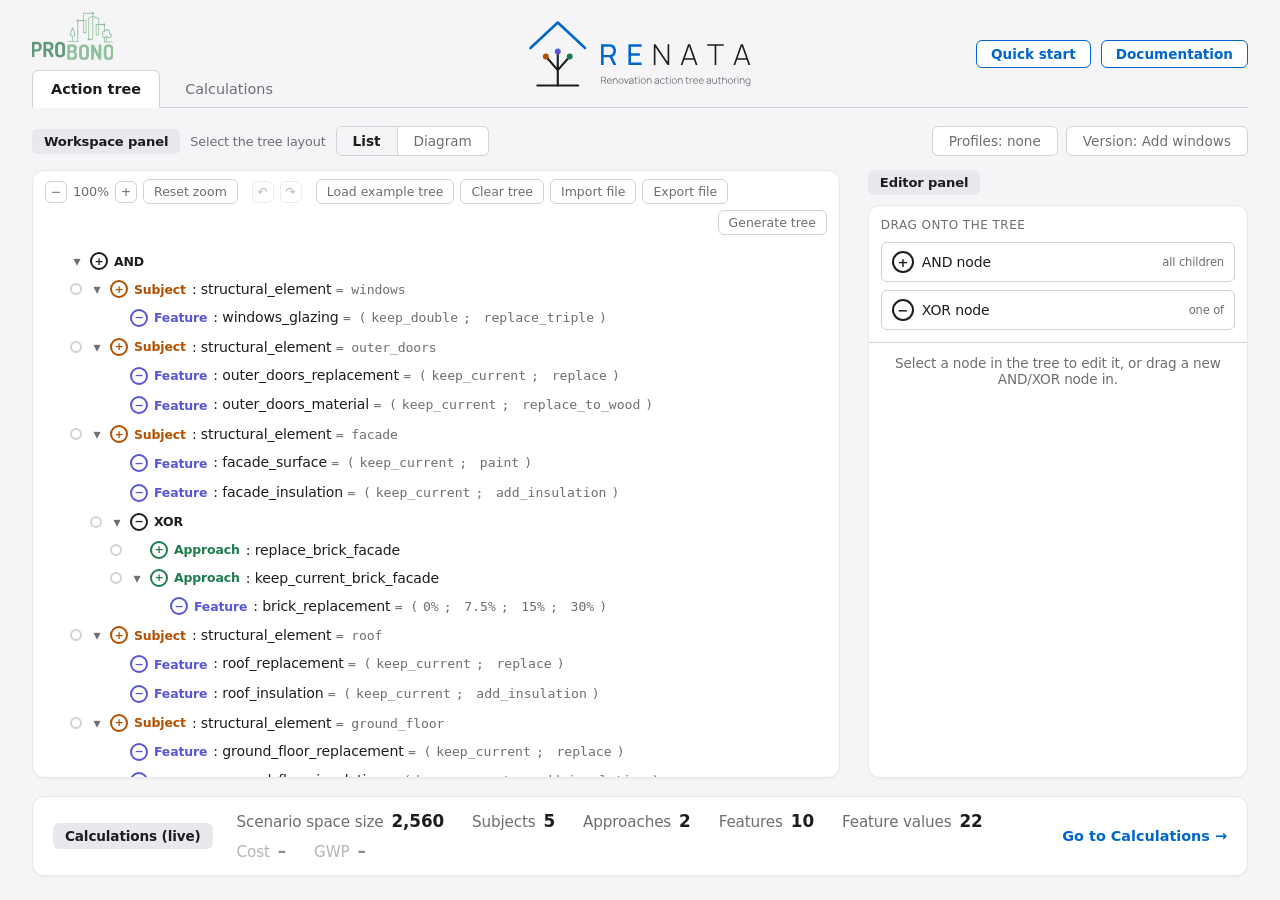
<file: index.html>
<!DOCTYPE html>
<html lang="en">
<head>
<meta charset="UTF-8" />
<meta name="viewport" content="width=device-width, initial-scale=1.0" />
<title>RENATA – Renovation action tree authoring</title>
<link rel="icon" type="image/svg+xml" href="resources/logos/renata-favicon.svg" />
<link rel="stylesheet" href="styles/editor.css" />
</head>
<body>

<header class="page-header">
	<a class="project-link">
		<img class="project-logo" src="resources/logos/probono-logo.avif" width="140" height="83"
			alt="PROBONO project" />
	</a>
	<h1 id="page-title">
		<img class="page-logo" src="resources/logos/renata-logo.svg" width="554" height="188"
			alt="RENATA – Renovation action tree authoring" />
	</h1>
	<nav class="tabs" role="tablist" aria-label="Editor sections">
		<button class="tab active" type="button" role="tab" aria-selected="true"
			data-tab="action-tree">Action tree</button>
		<button class="tab" type="button" role="tab" aria-selected="false"
			data-tab="calculations">Calculations</button>
	</nav>
	<div class="tutorial-start">
		<button id="quick-start-btn" class="tutorial-btn" type="button" aria-pressed="false" data-guide="quick-start"
			title="See what RENATA does in a few minutes, step by step">Quick start</button>
		<button id="documentation-btn" class="tutorial-btn" type="button" aria-pressed="false" data-guide="tutorial"
			title="Look up the details: action trees, profiles, versions, files, calculations and formulas">
			Documentation
		</button>
	</div>
</header>

<main>

	<section id="action-tree" class="tab-panel" role="tabpanel">
		<div class="panels-stack">

			<div class="control-row">
				<div class="control-left">
					<span class="viewport-box-label">Workspace panel</span>
					<span class="control-label">Select the tree layout</span>
					<div class="toggle-group" role="group" aria-label="Tree layout">
						<button class="toggle-btn active" type="button" data-layout="directory"
							title="Show the tree as an indented list">List</button>
						<button class="toggle-btn" type="button" data-layout="traditional"
							title="Show the tree as a diagram of boxes and lines">Diagram</button>
					</div>
				</div>

				<div class="control-right">
					<button id="profile-btn" class="pill-btn" type="button" aria-haspopup="true" aria-expanded="false"
						title="Create, select or delete profiles">
						<span class="pill-btn-label">Profiles: none</span>
					</button>
					<button id="version-btn" class="pill-btn" type="button" aria-haspopup="true" aria-expanded="false"
						title="Version history: open, save, merge or delete versions">
						<span class="pill-btn-label">Version: Initial version</span>
					</button>
				</div>
			</div>

			<div class="viewport-row">

				<div class="viewport-box viewport-tree">
					<div class="viewport-toolbar">
						<div class="toolbar-group" role="group" aria-label="Zoom">
							<button id="zoom-out-btn" class="btn-icon" type="button" aria-label="Zoom out"
								title="Zoom out">&minus;</button>
							<span id="zoom-label">100%</span>
							<button id="zoom-in-btn" class="btn-icon" type="button" aria-label="Zoom in"
								title="Zoom in">+</button>
							<button id="zoom-reset-btn" class="btn" type="button">Reset zoom</button>
						</div>
						<div class="toolbar-group" role="group" aria-label="Undo and redo">
							<button class="btn-icon" type="button" aria-label="Undo"
								title="Undo (Ctrl+Z)" data-undo-action="undo">&#8630;</button>
							<button class="btn-icon" type="button" aria-label="Redo"
								title="Redo (Ctrl+Y)" data-undo-action="redo">&#8631;</button>
						</div>
						<div class="toolbar-group" role="group" aria-label="File">
							<button id="load-example-btn" class="btn" type="button"
								title="Load the example tree, which also replaces the versions, profiles and numbers">
								Load example tree</button>
							<button id="clear-tree-btn" class="btn" type="button"
								title="Remove the tree with its versions and profiles; the Calculations tab starts over too">
								Clear tree</button>
							<button id="import-file-btn" class="btn" type="button" data-file-action="import">
								Import file</button>
							<button class="btn" type="button" data-file-action="export">Export file</button>
							<input id="import-file-input" type="file" hidden />
						</div>
						<div class="toolbar-group toolbar-end">
							<button id="generate-tree-btn" class="btn" type="button" aria-haspopup="dialog"
								aria-expanded="false" title="Build a tree from a checklist of subjects">
								Generate tree</button>
						</div>
					</div>
					<div id="tree-viewport-content" class="viewport-content"></div>
					<p id="tree-source" class="note tree-source" hidden></p>

					<div id="generator-panel" class="gen-panel" role="dialog" aria-label="Generate tree" hidden>
						<div class="flyout-header">
							<strong class="gen-title">Generate tree from subjects</strong>
							<button class="flyout-close" type="button" data-gen="close"
								aria-label="Close" title="Close">&times;</button>
						</div>
						<div id="generator-body" class="gen-body"></div>
						<div class="gen-footer">
							<span id="generator-count" class="note"></span>
							<button class="btn" type="button" data-gen="select-all">Select all</button>
							<button class="btn" type="button" data-gen="clear">Clear</button>
							<button id="generator-generate-btn" class="btn primary" type="button"
								data-gen="generate">Generate tree</button>
						</div>
					</div>
				</div>

				<div class="viewport-editor-col">
					<span class="viewport-box-label">Editor panel</span>
					<div class="viewport-box viewport-editor-panel">
						<div class="palette">
							<span class="palette-label">Drag onto the tree</span>
							<div class="palette-item" draggable="true" data-new-kind="AND">
								<span class="node-badge neutral">+</span>
								<span>AND node</span>
								<span class="hint">all children</span>
							</div>
							<div class="palette-item" draggable="true" data-new-kind="XOR">
								<span class="node-badge neutral">&minus;</span>
								<span>XOR node</span>
								<span class="hint">one of</span>
							</div>
						</div>
						<div id="editor-form-host"></div>
					</div>
				</div>

			</div>

			<div class="scenario-summary-bar">
				<span class="scenario-summary-label">Calculations (live)</span>
				<div class="scenario-metrics">
					<div class="metric-group">
						<span class="metric">
							<span class="metric-label">Scenario space size</span>
							<span class="metric-value" id="scenario-space-size-value">0</span>
						</span>
						<div id="constraint-warning" class="constraint-warning" role="alert" hidden>
							Warning: the applied constraints are contradictory.
						</div>
					</div>
					<div class="metric-group" role="group" aria-label="Nodes in the tree">
						<span class="metric" title="The Subject nodes in the tree: the building elements to renovate">
							<span class="metric-label">Subjects</span>
							<span class="metric-value" id="subject-count-value">0</span>
						</span>
						<span class="metric" title="The Approach nodes in the tree: the ways a subject is renovated">
							<span class="metric-label">Approaches</span>
							<span class="metric-value" id="approach-count-value">0</span>
						</span>
						<span class="metric" title="The Feature nodes in the tree: the properties chosen for a subject">
							<span class="metric-label">Features</span>
							<span class="metric-value" id="feature-count-value">0</span>
						</span>
						<span class="metric" title="Feature values: the options of all Feature nodes added up">
							<span class="metric-label">Feature values</span>
							<span class="metric-value" id="feature-value-count-value">0</span>
						</span>
					</div>
					<div id="scenario-kpi-metrics" class="metric-group"></div>
				</div>
				<button id="open-calculations-btn" class="scenario-summary-link" type="button"
					title="Get your numbers in the Calculations tab: prices, CO₂ and the other KPIs per scenario">
					Go to Calculations &rarr;
				</button>
			</div>

			<div id="tree-popover-layer" class="viewport-popover-layer">
				<div id="profile-flyout" class="flyout" role="dialog" aria-label="Profiles" hidden>
					<div class="flyout-header">
						<div class="flyout-tabs" role="tablist" aria-label="Profile or version">
							<button class="flyout-tab active" type="button" role="tab" aria-selected="true"
								data-flyout-switch="profile">Profile</button>
							<button class="flyout-tab" type="button" role="tab" aria-selected="false"
								data-flyout-switch="version">Version</button>
						</div>
						<button class="flyout-close" type="button" data-flyout-close="profile"
							aria-label="Close">&times;</button>
					</div>
					<div class="flyout-body">
						<div id="profile-pane" class="flyout-pane" role="menu" aria-label="Profiles"></div>
					</div>
				</div>

				<div id="version-flyout" class="flyout" role="dialog" aria-label="Version history" hidden>
					<div class="flyout-header">
						<div class="flyout-tabs" role="tablist" aria-label="Profile or version">
							<button class="flyout-tab" type="button" role="tab" aria-selected="false"
								data-flyout-switch="profile">Profile</button>
							<button class="flyout-tab active" type="button" role="tab" aria-selected="true"
								data-flyout-switch="version">Version</button>
						</div>
						<button class="flyout-close" type="button" data-flyout-close="version"
							aria-label="Close">&times;</button>
					</div>
					<div class="flyout-body">
						<div id="version-pane" class="flyout-pane" role="group" aria-label="Versions"></div>
					</div>
				</div>
			</div>

		</div>
	</section>

	<section id="calculations" class="tab-panel calc-panel" role="tabpanel" hidden>
		<div id="calc-workspace" class="calc-workspace">

			<div class="control-row">
				<div class="control-left">
					<span class="viewport-box-label">Workspace panel</span>
					<span class="metric"
						title="The scenarios of the tree, with the always/never marks of the Action tree tab applied">
						<span class="control-label">Scenario space size</span>
						<span id="calc-space-size" class="control-value">&ndash;</span>
					</span>
					<div id="calc-constraint-warning" class="constraint-warning" role="alert" hidden>
						Warning: the applied constraints are contradictory.
					</div>
				</div>
				<div class="control-right">
					<button id="calc-profile-btn" class="pill-btn" type="button" aria-haspopup="true"
						aria-expanded="false" title="Create, select or delete profiles">
						<span class="pill-btn-label">Profiles: none</span>
					</button>
					<button id="calc-version-btn" class="pill-btn" type="button" aria-haspopup="true"
						aria-expanded="false" title="Version history: open, save, merge or delete versions">
						<span class="pill-btn-label">Version: Initial version</span>
					</button>
				</div>
			</div>

			<div class="viewport-row">

				<div class="viewport-box viewport-tree">
					<div class="viewport-toolbar">
						<div class="toolbar-group" role="group" aria-label="Zoom">
							<button id="calc-zoom-out-btn" class="btn-icon" type="button" aria-label="Zoom out"
								title="Zoom out">&minus;</button>
							<span id="calc-zoom-label">100%</span>
							<button id="calc-zoom-in-btn" class="btn-icon" type="button" aria-label="Zoom in"
								title="Zoom in">+</button>
							<button id="calc-zoom-reset-btn" class="btn" type="button">Reset zoom</button>
						</div>
						<div class="toolbar-group" role="group" aria-label="Undo and redo">
							<button class="btn-icon" type="button" aria-label="Undo" title="Undo (Ctrl+Z)"
								data-undo-action="undo">&#8630;</button>
							<button class="btn-icon" type="button" aria-label="Redo" title="Redo (Ctrl+Y)"
								data-undo-action="redo">&#8631;</button>
						</div>
						<div class="toolbar-group" role="group" aria-label="Calculated values">
							<button id="calc-add-derived-btn" class="btn" type="button"
								title="Add a value worked out with a formula, such as a total price">
								+ Calculated value</button>
						</div>
						<div class="toolbar-group" role="group" aria-label="File">
							<button id="calc-load-example-btn" class="btn" type="button"
								title="Load the example, which also replaces the tree, its versions and profiles">
								Load example</button>
							<button class="btn" type="button" data-file-action="import">Import file</button>
							<button class="btn" type="button" data-file-action="export">Export file</button>
						</div>
						<span id="calc-shown-scenario" class="calc-shown-scenario" role="status" hidden></span>
					</div>
					<div id="calc-graph" class="viewport-content calc-graph"></div>
				</div>

				<div class="viewport-editor-col">
					<span class="viewport-box-label">Editor panel</span>
					<div class="viewport-box viewport-editor-panel">
						<div id="calc-editor-host" class="calc-editor"></div>
					</div>
				</div>

			</div>

			<div id="calc-report-head" class="calc-report-head">
				<div id="calc-print-info" class="calc-print-info"></div>
				<div class="calc-report-title-row">
					<div id="calc-report-text" class="calc-report-text"></div>
					<button id="calc-report-close-btn" class="flyout-close calc-report-close" type="button"
						data-calc-report="close" aria-label="Close the report"
						title="Close the report and clear the sample" hidden>&times;</button>
				</div>
				<div class="calc-report-tools">
					<div class="calc-sample-controls" role="group" aria-labelledby="calc-sample-label">
						<span id="calc-sample-label" class="control-label">Sample</span>
						<button class="pill-btn" type="button" data-calc-sample="30"
							title="Sample 30 scenarios">30 scenarios</button>
						<button id="calc-sample-all-btn" class="pill-btn" type="button">Full scenario space</button>
						<div class="calc-sample-custom" role="group" aria-label="Your own number of scenarios">
							<input id="calc-sample-size" type="text" inputmode="numeric" value="1,000"
								aria-label="Number of scenarios to sample" title="Number of scenarios (1 to 3,000)" />
							<button id="calc-sample-btn" class="pill-btn" type="button"
								title="Sample this number of scenarios">scenarios</button>
						</div>
					</div>
					<button id="calc-pdf-btn" class="pill-btn calc-pdf-btn" type="button" hidden
						title="Open the print dialog, where you can save the report as a PDF file">
						Save report as PDF</button>
				</div>
			</div>

			<div id="calc-popover-layer" class="viewport-popover-layer"></div>

		</div>

		<div id="calc-report" class="calc-report" hidden></div>
	</section>

	<section id="quick-start" class="tab-panel tutorial-panel" aria-labelledby="quick-start-title" hidden>
		<div class="tutorial-head">
			<h2 id="quick-start-title">Quick start</h2>
			<button class="btn" type="button" data-guide-close>Back to the editor</button>
		</div>
		<div class="tutorial-body">
			<div id="quick-start-text" class="tutorial-text quick-text">
				<section>
					<p class="quick-lead">See what RENATA does in a few minutes.</p>
					<div class="quick-cards">
						<div class="quick-card">
							<h3>Why RENATA</h3>
							<p>A building can be renovated in a great many ways. RENATA lays them out, counts them
								and compares them.</p>
						</div>
						<div class="quick-card">
							<h3>Who it is for</h3>
							<p>Architects, designers and other renovation experts, early in a project.</p>
						</div>
						<div class="quick-card">
							<h3>How to start</h3>
							<p>Start on the <strong>Action tree</strong> tab, and flip with
								<strong>Back to the editor</strong> and <strong>Quick start</strong>.</p>
						</div>
					</div>
					<p class="quick-goal">&ldquo;As a designer early in a renovation project, I want to see how many
						ways I could renovate a building, and what they would cost.&rdquo;</p>
				</section>
				<section>
					<div class="tutorial-section-head">
						<h3>Build the tree</h3>
						<span class="tutorial-where">Action tree tab</span>
					</div>
					<div class="quick-row">
						<div>
							<ol class="quick-steps" start="1">
								<li><span class="quick-number">1</span><span>On the <strong>Action tree</strong> tab,
									click <strong>Clear tree</strong>, then <strong>OK</strong>.</span></li>
								<li><span class="quick-number">2</span><span>Drag <strong>AND node</strong> onto
									<strong>Drop here</strong>. This is the top of your tree.</span></li>
							</ol>
							<p class="quick-result">Scenario space size <strong>1</strong></p>
						</div>
						<a href="resources/tutorial/quick-start-1.png" target="_blank" rel="noopener"
							title="Open the image at full size">
							<img src="resources/tutorial/quick-start-1.png" width="1228" height="656"
								alt="The cleared tree. Clear tree is marked 1, AND node is marked 2, with an arrow to
									Drop here." />
						</a>
					</div>
					<div class="quick-row">
						<div>
							<ol class="quick-steps" start="3">
								<li><span class="quick-number">3</span><span>Drag <strong>AND node</strong> onto an
									empty part of the tree area.</span></li>
								<li><span class="quick-number">4</span><span>Set <strong>Class</strong> to
									<strong>Subject</strong>.</span></li>
							</ol>
						</div>
						<a href="resources/tutorial/quick-start-2.png" target="_blank" rel="noopener"
							title="Open the image at full size">
							<img src="resources/tutorial/quick-start-2.png" width="1228" height="376"
								alt="A new node under the root node, with an arrow from AND node marked 3. The Class
									field is marked 4 and reads Subject." />
						</a>
					</div>
					<div class="quick-row">
						<div>
							<ol class="quick-steps" start="5">
								<li><span class="quick-number">5</span><span>Click <strong>Choose a subject</strong>,
									then <strong>NovaDM</strong>.</span></li>
								<li><span class="quick-number">6</span><span>Click
									<strong>Architectural &rsaquo; Windows</strong>.</span></li>
							</ol>
						</div>
						<a href="resources/tutorial/quick-start-3.png" target="_blank" rel="noopener"
							title="Open the image at full size">
							<img src="resources/tutorial/quick-start-3.png" width="604" height="417"
								alt="The subject menu. NovaDM is marked 5, and Windows, under Architectural, is
									marked 6." />
						</a>
					</div>
					<div class="quick-row">
						<div>
							<ol class="quick-steps" start="7">
								<li><span class="quick-number">7</span><span>Click <strong>&minus; XOR
									child</strong>.</span></li>
								<li><span class="quick-number">8</span><span>Set <strong>Class</strong> to
									<strong>Feature</strong>.</span></li>
								<li><span class="quick-number">9</span><span>In <strong>Label</strong>, type
									<code>glazing</code>.</span></li>
								<li><span class="quick-number">10</span><span>In <strong>Value / options</strong>, type
									<code>keep_double; replace_triple</code>.</span></li>
							</ol>
							<p class="quick-result">Scenario space size <strong>2</strong></p>
						</div>
						<a href="resources/tutorial/quick-start-4.png" target="_blank" rel="noopener"
							title="Open the image at full size">
							<img src="resources/tutorial/quick-start-4.png" width="422" height="328"
								alt="The editor panel. XOR child is marked 7, Class 8, Label 9 and Value / options
									10." />
						</a>
					</div>
					<div class="quick-row">
						<div>
							<ol class="quick-steps" start="11">
								<li><span class="quick-number">11</span><span>Do steps 3 to 10 again for
									<strong>Individual &rsaquo; Solar shading</strong>, with the label
									<code>shading</code> and the options <code>none; awnings; shutters</code>.
									</span></li>
							</ol>
							<p class="quick-result">Scenario space size <strong>6</strong></p>
							<p class="quick-note">2 ways &times; 3 ways = 6 possible renovations.</p>
						</div>
						<a href="resources/tutorial/quick-start-5.png" target="_blank" rel="noopener"
							title="Open the image at full size">
							<img src="resources/tutorial/quick-start-5.png" width="1228" height="656"
								alt="The finished tree with two subjects. The new subject is marked 11, and the
									scenario space size at the bottom reads 6." />
						</a>
					</div>
				</section>
				<section>
					<div class="tutorial-section-head">
						<h3>Watch the scenario space</h3>
						<span class="tutorial-where">Action tree tab</span>
					</div>
					<div class="quick-row">
						<div>
							<ol class="quick-steps" start="12">
								<li><span class="quick-number">12</span><span>Click the chip <code>shutters</code>:
									green, every scenario has it. <span class="quick-result">Scenario space size
									<strong>2</strong></span></span></li>
								<li><span class="quick-number">13</span><span>Click it again: red, no scenario has it.
									<span class="quick-result">Scenario space size <strong>4</strong></span></span></li>
								<li><span class="quick-number">14</span><span>Click it again to open it.
									<span class="quick-result">Scenario space size <strong>6</strong></span></span></li>
							</ol>
						</div>
						<a href="resources/tutorial/quick-start-6.png" target="_blank" rel="noopener"
							title="Open the image at full size">
							<img src="resources/tutorial/quick-start-6.png" width="612" height="175"
								alt="The tree with the chip shutters marked 12, green." />
						</a>
					</div>
				</section>
				<section>
					<div class="tutorial-section-head">
						<h3>Add numbers, read the KPIs</h3>
						<span class="tutorial-where">Calculations tab</span>
					</div>
					<div class="quick-row">
						<div>
							<ol class="quick-steps" start="15">
								<li><span class="quick-number">15</span><span>Click <strong>Go to Calculations
									&rarr;</strong> in the bottom bar, then the box <code>glazing</code>.</span></li>
								<li><span class="quick-number">16</span><span>In the row <code>replace_triple</code>,
									type <code>52000</code> and <code>3900</code>.</span></li>
							</ol>
							<p class="quick-note">These numbers are made up.</p>
						</div>
						<a href="resources/tutorial/quick-start-7.png" target="_blank" rel="noopener"
							title="Open the image at full size">
							<img src="resources/tutorial/quick-start-7.png" width="1228" height="467"
								alt="The Calculations tab. The box glazing is marked 15, and the row replace_triple in
									the editor panel is marked 16." />
						</a>
					</div>
					<div class="quick-row">
						<div>
							<ol class="quick-steps" start="17">
								<li><span class="quick-number">17</span><span>Click the box
									<code>shading</code>.</span></li>
								<li><span class="quick-number">18</span><span>Type <code>18000</code> and
									<code>900</code> for <code>awnings</code>, and <code>30000</code> and
									<code>1500</code> for <code>shutters</code>.</span></li>
							</ol>
						</div>
						<a href="resources/tutorial/quick-start-8.png" target="_blank" rel="noopener"
							title="Open the image at full size">
							<img src="resources/tutorial/quick-start-8.png" width="1228" height="467"
								alt="The box shading is marked 17, and its table of numbers is marked 18." />
						</a>
					</div>
					<div class="quick-row">
						<div>
							<ol class="quick-steps" start="19">
								<li><span class="quick-number">19</span><span>In the boxes, pick
									<code>replace_triple</code> and <code>shutters</code>.</span></li>
							</ol>
							<p class="quick-result">cost <strong>82,000 DKK</strong></p>
							<p class="quick-result">gwp <strong>5,400 kg CO&#8322;e</strong></p>
						</div>
						<a href="resources/tutorial/quick-start-9.png" target="_blank" rel="noopener"
							title="Open the image at full size">
							<img src="resources/tutorial/quick-start-9.png" width="820" height="342"
								alt="The two option pickers, the first marked 19, and the calculated values cost and
									gwp with their new numbers." />
						</a>
					</div>
					<div class="quick-row">
						<div>
							<ol class="quick-steps" start="20">
								<li><span class="quick-number">20</span><span>Click <strong>Full scenario
									space</strong>.</span></li>
							</ol>
							<p class="quick-note">The report compares all 6 renovations.</p>
							<p class="quick-result">Mean Cost <strong>42,000 DKK</strong></p>
							<p class="quick-result">Mean GWP <strong>2,750 kg CO&#8322;e</strong></p>
						</div>
						<a href="resources/tutorial/quick-start-10.png" target="_blank" rel="noopener"
							title="Open the image at full size">
							<img src="resources/tutorial/quick-start-10.png" width="872" height="492"
								alt="The report. Full scenario space is marked 20, and the means on the two KPI cards
									are framed." />
						</a>
					</div>
					<div class="quick-row">
						<div>
							<ol class="quick-steps" start="21">
								<li><span class="quick-number">21</span><span>Click the <strong>Action tree</strong>
									tab. The bottom bar now shows the KPIs too.</span></li>
							</ol>
						</div>
						<a href="resources/tutorial/quick-start-11.png" target="_blank" rel="noopener"
							title="Open the image at full size">
							<img src="resources/tutorial/quick-start-11.png" width="1228" height="108"
								alt="The bottom bar, with Exact mean, Cost and GWP marked 21." />
						</a>
					</div>
				</section>
				<section>
					<div class="tutorial-section-head">
						<h3>Keep your work</h3>
						<span class="tutorial-where">Action tree tab</span>
					</div>
					<div class="quick-row">
						<div>
							<ol class="quick-steps" start="22">
								<li><span class="quick-number">22</span><span>Click
									<strong>Version: Initial version &middot; unsaved</strong>.</span></li>
								<li><span class="quick-number">23</span><span>Click <strong>Save as new version</strong>
									and type a name. The comment can stay empty.</span></li>
							</ol>
							<p class="quick-note">The version is now saved in this page.</p>
						</div>
						<a href="resources/tutorial/quick-start-12.png" target="_blank" rel="noopener"
							title="Open the image at full size">
							<img src="resources/tutorial/quick-start-12.png" width="524" height="509"
								alt="The version history. The Version pill is marked 22 and Save as new version is
									marked 23." />
						</a>
					</div>
					<div class="quick-row">
						<div>
							<ol class="quick-steps" start="24">
								<li><span class="quick-number">24</span><span>Click <strong>Export file</strong> and
									save the file. Only a file keeps your work after you close the page.</span></li>
								<li><span class="quick-number">25</span><span>Click <strong>Load example tree</strong>,
									then <strong>OK</strong>, to explore a bigger tree.
									<span class="quick-result">Scenario space size <strong>2,560</strong></span>
									</span></li>
							</ol>
						</div>
						<a href="resources/tutorial/quick-start-13.png" target="_blank" rel="noopener"
							title="Open the image at full size">
							<img src="resources/tutorial/quick-start-13.png" width="818" height="72"
								alt="The toolbar, with Export file marked 24 and Load example tree marked 25." />
						</a>
					</div>
					<p>
						That's RENATA. Every detail is in the
						<a id="quick-start-to-documentation" href="#tutorial">Documentation</a>.
					</p>
				</section>
			</div>
		</div>
	</section>

	<section id="tutorial" class="tab-panel tutorial-panel" aria-labelledby="tutorial-title" hidden>
		<div class="tutorial-head">
			<h2 id="tutorial-title">Documentation</h2>
			<div class="tutorial-search">
				<input id="tutorial-search" type="search" placeholder="Search the documentation"
					aria-label="Search the documentation"
					title="Type a word to find it; Enter goes to the next match, Shift+Enter back" />
				<span id="tutorial-search-count" class="tutorial-search-count" aria-live="polite"></span>
			</div>
			<button class="btn" type="button" data-guide-close>Back to the editor</button>
		</div>
		<div class="tutorial-body">
			<nav class="tutorial-contents" aria-label="Contents">
				<p id="tutorial-basics-label" class="tutorial-contents-label">Basics</p>
				<ol aria-labelledby="tutorial-basics-label">
					<li><a href="#tutorial-purpose">What RENATA is for</a></li>
					<li><a href="#tutorial-tips">Tips</a></li>
					<li><a href="#tutorial-glossary">Glossary</a></li>
				</ol>
				<p id="tutorial-topics-label" class="tutorial-contents-label">Topics</p>
				<ol aria-labelledby="tutorial-topics-label">
					<li><a href="#tutorial-action-trees">Action trees</a></li>
					<li><a href="#tutorial-starting">Starting a tree</a></li>
					<li><a href="#tutorial-editing">Editing</a></li>
					<li><a href="#tutorial-profiles">Profiles</a></li>
					<li><a href="#tutorial-versions">Versions</a></li>
					<li><a href="#tutorial-files">Files</a></li>
					<li><a href="#tutorial-calculations">The Calculations tab</a></li>
					<li><a href="#tutorial-formulas">Formulas (for super users)</a></li>
				</ol>
			</nav>
			<div id="tutorial-text" class="tutorial-text">
				<section id="tutorial-purpose">
					<h3>What RENATA is for</h3>
					<p>
						Renovating a building means choosing between a great many options.
						<strong>RENATA</strong> (RENovation Action Tree Authoring) builds on the
						<strong>Renovation Domain Model (NovaDM)</strong>, a formal modelling framework for supporting
						renovation design and decision-making [<a href="#tutorial-ref-1">1</a>]. NovaDM defines six
						core concepts (they are also in the <a href="#tutorial-glossary">Glossary</a>):
					</p>
					<ul>
						<li><strong>Subject:</strong> a physical building element being targeted for intervention
							(e.g. Facade, Roof, Windows).</li>
						<li><strong>Approach:</strong> a renovation strategy applied to a given subject (e.g.
							Maintain, Refurbish, Replace).</li>
						<li><strong>Feature:</strong> a parameter of the subject being targeted (e.g. Insulation
							Thickness, Glazing Type).</li>
					</ul>
					<p>Collectively, subjects, approaches and features are <em>aspects</em> of an action.</p>
					<ul>
						<li><strong>Action:</strong> a particular renovation intervention with respect to a subject,
							approach and feature, e.g. &ldquo;replacing (approach) the opening mechanism (feature)
							of a door (subject) with a hinged mechanism (feature value)&rdquo;.</li>
						<li><strong>Alternative:</strong> a set of mutually exclusive actions for the same subject
							(i.e. alternative design choices for a given subject).</li>
						<li><strong>Scenario:</strong> a set of mutually consistent actions.</li>
					</ul>
					<figure class="tutorial-figure">
						<a href="resources/tutorial/novadm-concepts.svg" target="_blank" rel="noopener"
							title="Open the image at full size">
							<img src="resources/tutorial/novadm-concepts.svg" width="420" height="501"
								alt="UML diagram: a scenario is made of alternatives; an alternative can choose
									from one or more actions and a scenario selects one of them; an action has a
									subject, features and approaches, which are all aspects." />
						</a>
						<figcaption><strong>Figure 1:</strong> The six major concepts in NovaDM and their
							relationships, as a UML diagram. Redrawn from [<a href="#tutorial-ref-1">1</a>].
						</figcaption>
					</figure>
					<p>
						In RENATA, the scenarios are described by an <a href="#tutorial-action-trees">action
						tree</a>. All the scenarios together are the <strong>scenario space</strong>. Because the
						choices multiply, it grows very fast: a handful of subjects gives thousands of scenarios,
						and a real building easily more than 10<sup>34</sup>.
					</p>
					<p>The editor has two tabs:</p>
					<ul>
						<li><strong>Action tree</strong>: build the tree of choices, mark choices that must always
							or never be made (<a href="#tutorial-profiles">profiles</a>) and keep
							<a href="#tutorial-versions">versions</a> of your work;</li>
						<li><strong>Calculations</strong>: give the options numbers, such as a price and its
							CO&#8322;, and see what they add up to over many scenarios
							(<a href="#tutorial-calculations">The Calculations tab</a>).</li>
					</ul>
					<p>
						Everything runs in your browser; nothing is sent anywhere, and nothing is saved by itself.
						Your work is kept only when you save it with <strong>Export file</strong>
						(<a href="#tutorial-files">Files</a>).
					</p>
					<div class="tutorial-try">
						<h4>Try it</h4>
						<ol>
							<li>Click <strong>Back to the editor</strong>. The editor opens with an example, a small
								house with five subjects (windows, outer doors, facade, roof and ground floor), and
								<strong>Load example tree</strong> brings it back at any time.</li>
							<li>Look at the bar at the bottom, <strong>Calculations (live)</strong>:
								<strong>Scenario space size</strong> reads 2,560. These five subjects can be
								renovated in 2,560 different ways.</li>
						</ol>
					</div>
					<div class="tutorial-references">
						<h4>References</h4>
						<ol>
							<li id="tutorial-ref-1">C. Schultz and A. Kamari, &ldquo;Exploring the renovation design
								space: A new iterative approach based on scenario distance metrics and resampling
								strategies,&rdquo; <em>Building Simulation</em>, vol. 18, pp. 1515&ndash;1542, 2025.
								<a href="https://doi.org/10.1007/s12273-025-1267-1" target="_blank"
									rel="noopener noreferrer">doi:10.1007/s12273-025-1267-1</a></li>
						</ol>
					</div>
				</section>
				<section id="tutorial-tips">
					<h3>Tips</h3>
					<ul>
						<li><strong>Tooltips:</strong> rest the pointer on a button, pill, label or box for about a
							second to see what it does.</li>
						<li><strong>Keyboard:</strong> Ctrl+Z undoes and Ctrl+Y redoes. Esc closes an open list, menu
							or panel.</li>
						<li><strong>More on screen:</strong> Ctrl and minus makes the whole page smaller, Ctrl and
							plus larger, and Ctrl+0 resets it.</li>
						<li><strong>Search:</strong> type in <strong>Search the documentation</strong> at the top
							of this page, or press Ctrl+F to use the browser's own search.</li>
						<li><strong>Save often:</strong> nothing is saved by itself, so use <strong>Export
							file</strong> before closing or reloading the page. If you forget, the browser asks
							before it leaves the page.</li>
						<li><strong>Large trees:</strong> fold the parts you aren't working on, or use the
							Diagram layout, which opens zoomed to fit the whole tree.</li>
					</ul>
				</section>
				<section id="tutorial-glossary">
					<h3>Glossary</h3>
					<dl class="tutorial-glossary">
						<dt>Action</dt>
						<dd>A particular renovation intervention with respect to a subject, approach and feature,
							e.g. &ldquo;replacing (approach) the opening mechanism (feature) of a door (subject)
							with a hinged mechanism (feature value)&rdquo;.</dd>
						<dt>Action tree</dt>
						<dd>The data structure that represents a set of scenarios: a tree of AND and XOR
							nodes.</dd>
						<dt>Alternative</dt>
						<dd>A set of mutually exclusive actions for the same subject (i.e. alternative design
							choices for a given subject).</dd>
						<dt>AND node (+)</dt>
						<dd>A node whose children are all part of the scenario.</dd>
						<dt>Approach</dt>
						<dd>A renovation strategy applied to a given subject (e.g. Maintain, Refurbish,
							Replace).</dd>
						<dt>Aspect</dt>
						<dd>Subjects, approaches and features, collectively: the aspects of an action.</dd>
						<dt>Attribute</dt>
						<dd>A kind of number an option can have, such as a price or CO&#8322;.</dd>
						<dt>Calculated value</dt>
						<dd>A value worked out by a formula from the numbers.</dd>
						<dt>Child, parent</dt>
						<dd>The nodes directly below a node are its children; it is their parent.</dd>
						<dt>Constant</dt>
						<dd>A calculated value whose formula is a single number, such as an area.</dd>
						<dt>Feature</dt>
						<dd>A parameter of the subject being targeted (e.g. Insulation Thickness, Glazing Type).
							In RENATA, a Feature node has a choice of options.</dd>
						<dt>KPI</dt>
						<dd>Key performance indicator: a calculated value used to compare scenarios, such as
							Cost or GWP (global warming potential, in CO&#8322; equivalents).</dd>
						<dt>Mark (always / never)</dt>
						<dd>A choice that every scenario must make (always) or no scenario may make (never).</dd>
						<dt>n/a</dt>
						<dd>Not available: a value that can't be worked out in a scenario.</dd>
						<dt>Node</dt>
						<dd>One part of an action tree: one line in the List layout, one name with its lines in the
							Diagram layout. A node is AND or XOR, and can have a class, a label and options.</dd>
						<dt>Option</dt>
						<dd>One of the choices of a node, such as <code>keep_current</code> or
							<code>replace</code>.</dd>
						<dt>Profile</dt>
						<dd>A named set of always/never marks.</dd>
						<dt>Root node</dt>
						<dd>The node at the top of the tree.</dd>
						<dt>Sample</dt>
						<dd>Scenarios picked at random, every scenario equally likely, to estimate the KPIs.</dd>
						<dt>Scenario</dt>
						<dd>A set of mutually consistent actions.</dd>
						<dt>Scenario space</dt>
						<dd>All possible scenarios; its size is shown in the bottom bar.</dd>
						<dt>Subject</dt>
						<dd>A physical building element being targeted for intervention (e.g. Facade, Roof,
							Windows).</dd>
						<dt>Version</dt>
						<dd>A saved snapshot of the tree, its profiles and its numbers.</dd>
						<dt>XOR node (&minus;)</dt>
						<dd>A node of which exactly one child is part of the scenario.</dd>
					</dl>
				</section>
				<section id="tutorial-action-trees">
					<div class="tutorial-section-head">
						<h3>Action trees</h3>
						<span class="tutorial-where">Action tree tab</span>
					</div>
					<p>
						An action tree is made of <strong>nodes</strong>. In the editor, every line of the tree in
						the <strong>List</strong> layout is one node (Figure 2), such as
						<code>Feature&nbsp;: windows_glazing = (keep_double; replace_triple)</code>. In the
						<strong>Diagram</strong> layout, every name with the lines going to it is one (Figure 3).
						Click a node to select it: it gets a blue frame, and the editor panel on the right shows it.
					</p>
					<p>
						The nodes directly below a node, indented one step in the List layout or joined to it by a
						line in the Diagram layout, are its <strong>children</strong>, and it is their
						<strong>parent</strong>. The node at the very top, which has no parent, is the
						<strong>root node</strong>. In Figure 3, the Subject node
						<code>structural_element = facade</code> has three children: two Feature nodes and an XOR
						node. The XOR node has two children of its own.
					</p>
					<figure class="tutorial-figure">
						<a href="resources/tutorial/action-tree-tab.png" target="_blank" rel="noopener"
							title="Open the image at full size">
							<img src="resources/tutorial/action-tree-tab.png" width="1216" height="846"
								alt="The Action tree tab: the example tree as an indented list, one node per line, with
									windows_glazing selected and shown in the editor panel on the right." />
						</a>
						<figcaption><strong>Figure 2:</strong> The Action tree tab with the example in the List
							layout. The selected node, <code>windows_glazing</code>, has a blue frame, and the editor
							panel on the right shows it.</figcaption>
					</figure>
					<figure class="tutorial-figure">
						<a href="resources/tutorial/diagram-layout.png" target="_blank" rel="noopener"
							title="Open the image at full size">
							<img src="resources/tutorial/diagram-layout.png" width="928" height="658"
								alt="The facade's part of the example in the Diagram layout: an AND root node, the
									Subject node facade below it, and its children joined by lines." />
						</a>
						<figcaption><strong>Figure 3:</strong> The facade's part of the example in the Diagram
							layout: the AND root node, the Subject node <code>facade</code> and its three children,
							and the two Approaches below the XOR node.</figcaption>
					</figure>
					<p>Every node is one of two kinds:</p>
					<ul>
						<li><strong>AND</strong> (shown with <strong>+</strong>): <em>all</em> its children are
							part of the scenario;</li>
						<li><strong>XOR</strong> (shown with <strong>&minus;</strong>): <em>exactly one</em> of its
							children is.</li>
					</ul>
					<p>
						All children of one node are of the same kind. A node can also have a
						<strong>class</strong> (Subject, Approach or Feature, each with its own colour), a
						<strong>label</strong> and one or more <strong>options</strong>. A node with several
						options takes exactly one of them in each scenario, for example
						<code>windows_glazing = (keep_double; replace_triple)</code>.
					</p>
					<p>
						The <strong>scenario space size</strong> follows from the tree: the children of an AND
						multiply, the children of an XOR add up, and a node's options multiply again. In the
						example, the facade has two features with two options each, and an XOR between replacing
						the brick facade (1 way) and keeping it with 0%, 7.5%, 15% or 30% of the bricks replaced
						(4 ways): 2 &times; 2 &times; (1 + 4) = 20 ways to renovate the facade. Very large sizes
						are shown as, for example, 2.35 &times; 10^23.
					</p>
					<p>
						The tree can be shown in two <strong>layouts</strong>, under <strong>Select the tree
						layout</strong>: <strong>List</strong>, an indented list like folders on a computer, and
						<strong>Diagram</strong>, boxes joined by lines. Both show the same tree. The small
						triangle in front of a node folds its children away and back. The zoom buttons
						(<strong>&minus;</strong>, <strong>+</strong>, <strong>Reset zoom</strong>) change the size.
					</p>
					<p>
						The bottom bar counts the tree's <strong>Subjects</strong>, <strong>Approaches</strong>,
						<strong>Features</strong> and <strong>Feature values</strong> (all the options of all
						Feature nodes added up).
					</p>
					<div class="tutorial-try">
						<h4>Try it</h4>
						<ol>
							<li>Next to <strong>Select the tree layout</strong>, click <strong>Diagram</strong>,
								then <strong>List</strong> again.</li>
							<li>Click the triangle in front of <code>Subject&nbsp;: structural_element = facade</code> to
								fold it, and again to unfold it.</li>
							<li>Find the XOR node under the facade. Its two children are Approaches, so each
								scenario either replaces the brick facade or keeps it.</li>
						</ol>
					</div>
				</section>
				<section id="tutorial-starting">
					<div class="tutorial-section-head">
						<h3>Starting a tree</h3>
						<span class="tutorial-where">Action tree tab</span>
					</div>
					<p>An empty tree shows the three ways to start:</p>
					<ol>
						<li><strong>Drag a node.</strong> Drag <strong>AND node</strong> or <strong>XOR
							node</strong> from <strong>Drag onto the tree</strong> in the editor panel onto the
							empty tree. It becomes the <strong>root node</strong>, the node at the top. A full
							tree has an AND root node; an XOR root node lets you explore one part on its own.</li>
						<li><strong>Start from a file.</strong> <strong>Load example tree</strong> opens the example
							again. <strong>Import file</strong> opens a <code>.json</code> file: one you saved,
							or one from the <code>examples</code> folder (<a href="#tutorial-files">Files</a>).</li>
						<li><strong>Generate a tree.</strong> Pick subjects from a checklist and get one Subject
							node for each in one go.</li>
					</ol>
					<p>
						<strong>Generate tree</strong> opens a panel with a <strong>Subject list</strong> switch and
						the renovation depth. The two subject lists are the <strong>Danish Energy Agency</strong>'s
						renovation measures [<a href="#tutorial-ref-2">2</a>] and the 32 renovation alternatives of
						the <strong>NovaDM</strong> paper [<a href="#tutorial-ref-3">3</a>, Tables 1 and 2].
						The depth, <strong>Minor</strong>, <strong>Moderate</strong>, <strong>Deep</strong> or
						<strong>Whole building</strong>, decides which subjects can be ticked: each depth also
						allows the subjects of the depths before it. <strong>Select all</strong> and
						<strong>Clear</strong> tick or untick every subject the depth allows. The panel's own <strong>Generate
						tree</strong> button replaces the tree with an AND root node holding one Subject node per
						ticked subject; your profiles and versions stay, and you can undo it.
					</p>
					<p>
						<strong>Clear tree</strong> removes the whole tree with its versions and profiles, and the
						Calculations tab starts over too. Load example tree, Clear tree and Import file ask first when you would lose work.
					</p>
					<div class="tutorial-try">
						<h4>Try it</h4>
						<ol>
							<li>Click <strong>Generate tree</strong> at the right of the tree's toolbar.</li>
							<li>Choose <strong>Moderate</strong>, tick three subjects and click the panel's
								<strong>Generate tree</strong>.</li>
							<li>Click the undo button (&#8630;) in the toolbar to get the example back.</li>
						</ol>
					</div>
					<div class="tutorial-references">
						<h4>References</h4>
						<ol start="2">
							<li id="tutorial-ref-2">Danish Energy Agency, &ldquo;Spar energi med boligens
								energim&aelig;rke,&rdquo; sparenergi.dk.
								<a href="https://sparenergi.dk/privat/spar-energi-med-boligens-energimaerke"
									target="_blank" rel="noopener noreferrer">
									sparenergi.dk/privat/spar-energi-med-boligens-energimaerke</a>,
								accessed 4 November 2026.</li>
							<li id="tutorial-ref-3">A. Kamari, C. Schultz and P. H. Kirkegaard, &ldquo;Constraint-based
								renovation design support through the renovation domain model,&rdquo; <em>Automation
								in Construction</em>, vol. 104, pp. 265&ndash;280, 2019.
								<a href="https://doi.org/10.1016/j.autcon.2019.04.023" target="_blank"
									rel="noopener noreferrer">doi:10.1016/j.autcon.2019.04.023</a></li>
						</ol>
					</div>
				</section>
				<section id="tutorial-editing">
					<div class="tutorial-section-head">
						<h3>Editing</h3>
						<span class="tutorial-where">Action tree tab</span>
					</div>
					<p>
						Click a node to select it. The editor panel on the right then shows its
						<strong>Kind</strong> (AND or XOR), its <strong>Class</strong>, its <strong>Label</strong>
						and its <strong>Value / options</strong>. Separate several options with a semicolon:
						<code>keep_current; replace</code>.
					</p>
					<p>
						A <strong>Subject</strong> node is picked from a menu instead (category &rsaquo; subject),
						with the same Subject list switch as Generate tree at its top. Its last entry,
						<strong>+ Custom subject</strong>, lets you type your own label and value.
					</p>
					<ul>
						<li><strong>Add a child:</strong> <strong>+ AND child</strong> or <strong>&minus; XOR
							child</strong> in the editor panel, or drag AND node or XOR node from the editor
							panel onto a node.</li>
						<li><strong>Add a parent:</strong> <strong>+ AND parent</strong> or <strong>&minus; XOR
							parent</strong> in the editor panel puts a new, empty node above the selected node.
							The new node joins the selected node's siblings and must be the same kind, so only
							one of the two buttons may be available.</li>
						<li><strong>Move a node:</strong> drag it onto its new parent; it becomes that node's last
							child. Dropped on an empty part of the tree area, it goes to the end of the top level. A
							short red flash means the move isn't allowed, for example an AND among XOR
							siblings.</li>
						<li><strong>Delete a node:</strong> click the red trash icon on the selected node, or the
							delete button in the editor panel. Its children go with it.</li>
						<li><strong>Rename:</strong> when you change a label or an option, its numbers in the
							Calculations tab move with it, and in most cases so do the formulas that use the label
							(<a href="#tutorial-formulas">Formulas</a>).</li>
						<li><strong>Undo and redo:</strong> the arrow buttons (&#8630; &#8631;) in the toolbar, or
							Ctrl+Z and Ctrl+Y. They cover every change: the tree, profiles, versions and the
							numbers, up to 100 steps.</li>
					</ul>
					<div class="tutorial-try">
						<h4>Try it</h4>
						<ol>
							<li>Click the node <code>Feature&nbsp;: windows_glazing</code>.</li>
							<li>In <strong>Value / options</strong>, add <code>; replace_double</code> at the end.
								The scenario space size grows from 2,560 to 3,840.</li>
							<li>Click outside the field, then click undo (&#8630;).</li>
						</ol>
					</div>
				</section>
				<section id="tutorial-profiles">
					<div class="tutorial-section-head">
						<h3>Profiles</h3>
						<span class="tutorial-where">Action tree tab</span>
					</div>
					<p>
						Often some choices are already made: the roof must be insulated, or the doors may not be
						replaced. You mark such choices as <strong>always</strong> or <strong>never</strong>:
					</p>
					<ul>
						<li>a node with at most one option has a small <strong>dot</strong> in front of it;</li>
						<li>a node with several options has a <strong>chip</strong> per option instead.</li>
					</ul>
					<table class="tutorial-table tutorial-marks">
						<thead>
							<tr><th></th><th>Open</th><th>Always</th><th>Never</th></tr>
						</thead>
						<tbody>
							<tr>
								<th scope="row">Dot</th>
								<td><span class="constraint-dot" role="img" aria-label="An open dot"></span></td>
								<td><span class="constraint-dot always" role="img" aria-label="A green dot"></span></td>
								<td><span class="constraint-dot never" role="img" aria-label="A red dot"></span></td>
							</tr>
							<tr>
								<th scope="row">Chip</th>
								<td><span class="value-chip">replace</span></td>
								<td><span class="value-chip always">replace</span></td>
								<td><span class="value-chip never">replace</span></td>
							</tr>
						</tbody>
					</table>
					<p>
						Click a dot or chip to go from open (white) to <strong>always</strong> (green) to
						<strong>never</strong> (red) and back to open. An always mark keeps only the scenarios
						with that choice, a never mark only those without it, and the scenario space size shrinks
						to match. A never mark under an AND leaves that part out. Marks that can't all hold, such
						as two always marks under one XOR, give a size of 0 and the warning
						<em>&ldquo;the applied constraints are contradictory&rdquo;</em>.
					</p>
					<figure class="tutorial-figure">
						<a href="resources/tutorial/profile-marks.png" target="_blank" rel="noopener"
							title="Open the image at full size">
							<img src="resources/tutorial/profile-marks.png" width="600" height="584"
								alt="The example tree with the Energy upgrade profile: the dot of replace_brick_facade
									and four option chips are green (always), and the chip replace of roof_replacement
									is red and struck through (never)." />
						</a>
						<figcaption><strong>Figure 4:</strong> The example with the profile &ldquo;Energy
							upgrade&rdquo; loaded: a green dot (<code>replace_brick_facade</code>) and four green
							chips mark choices that every scenario makes. One more mark is added by hand: the red
							chip <code>replace</code> of <code>roof_replacement</code>, a choice that no scenario
							makes.</figcaption>
					</figure>
					<p>
						A <strong>profile</strong> is a named set of marks, such as &ldquo;Low budget&rdquo;. The
						<strong>Profiles</strong> pill at the top right (&ldquo;Profiles: none&rdquo; when no profile is
						loaded) opens the list: <strong>Save profile</strong> saves the marks on screen, a
						profile's name loads it, its trash icon deletes it, and <strong>Clear marks / Deselect
						profile</strong> removes every mark from the screen (saved profiles stay).
					</p>
					<p>
						Profiles belong to the <a href="#tutorial-versions">version</a> on screen and are kept in
						it at once, without making it &ldquo;unsaved&rdquo;. The Calculations tab uses the marks on screen as
						well and shows them, but marks are set on the Action tree tab only.
					</p>
					<div class="tutorial-try">
						<h4>Try it</h4>
						<ol>
							<li>Click the <strong>Profiles: none</strong> pill, then <strong>Energy
								upgrade</strong>. The size drops from 2,560 to 32, and its marks are green: always.</li>
							<li>Click <strong>Low budget</strong>. The size is now 256, and its marks are red: the
								brick facade, doors, roof and ground floor are never replaced.</li>
							<li>Click <strong>Clear marks / Deselect profile</strong>, then click anywhere outside
								the list to close it.</li>
							<li>Click the chip <code>replace</code> after <code>roof_replacement</code> twice, so it
								turns red (never). The size halves to 1,280: the roof is never replaced.</li>
						</ol>
					</div>
				</section>
				<section id="tutorial-versions">
					<div class="tutorial-section-head">
						<h3>Versions</h3>
						<span class="tutorial-where">Both tabs</span>
					</div>
					<p>
						A <strong>version</strong> is a snapshot of the whole document: the tree, its profiles and
						its numbers in the Calculations tab. Versions let you try something without losing what
						you had, much like saving a copy of a drawing before changing it. The
						<strong>Version</strong> pill at the top right names the version on screen and adds
						&ldquo;&middot; unsaved&rdquo; when the tree or the numbers have changed since it was saved.
					</p>
					<p>
						The pill opens the <strong>version history</strong>: a small graph, with a line from each
						version to the one it was based on. Click a version to see its details: when it was
						saved, its comment and what changed. Then:
					</p>
					<figure class="tutorial-figure">
						<a href="resources/tutorial/version-history.png" target="_blank" rel="noopener"
							title="Open the image at full size">
							<img src="resources/tutorial/version-history.png" width="486" height="445"
								alt="The version history: Initial version with an arrow to Add windows, the version on
									screen in blue; below, Initial version's details with Open, Restore, Merge and
									Delete." />
						</a>
						<figcaption><strong>Figure 5:</strong> The version history of the example. &ldquo;Add
							windows&rdquo;, in blue, is on screen; &ldquo;Initial version&rdquo; is selected, with
							its details and buttons below.</figcaption>
					</figure>
					<ul>
						<li><strong>Save as new version</strong> saves what is on screen as a new version
							on top of the current one, with a name and an optional comment;</li>
						<li><strong>Update this version</strong> stores the changes in the current version. Once
							other versions are based on it, its tree can't change any more (save a new version
							instead), but its numbers still can;</li>
						<li><strong>Open</strong> shows another version;</li>
						<li><strong>Restore</strong> makes a new version with the contents of an older one;</li>
						<li><strong>Merge</strong> brings the changes of the selected version into the current
							one. It first shows what it would change. Where both versions changed the same thing
							differently (a <em>conflict</em>), your current version is kept;</li>
						<li><strong>Delete</strong> removes a version other than the current one.</li>
					</ul>
					<p>
						When you save a corrected number, the editor offers to correct it in the other versions
						that still hold the old number. Versions can't be renamed.
					</p>
					<div class="tutorial-try">
						<h4>Try it</h4>
						<ol>
							<li>Click the <strong>Version: Add windows</strong> pill. The example has two
								versions: &ldquo;Initial version&rdquo; and &ldquo;Add windows&rdquo;.</li>
							<li>Click &ldquo;Initial version&rdquo; in the graph, then <strong>Open</strong>. The windows
								are gone from the tree.</li>
							<li>Click &ldquo;Add windows&rdquo;, then <strong>Open</strong> to get them back.</li>
						</ol>
					</div>
				</section>
				<section id="tutorial-files">
					<div class="tutorial-section-head">
						<h3>Files</h3>
						<span class="tutorial-where">Both tabs</span>
					</div>
					<p>
						<strong>Export file</strong> saves the whole document as a <code>.json</code> file: every
						version with its tree, profiles and numbers. <strong>Import file</strong> opens such a
						file and replaces what is on screen. Both buttons are on both tabs. If the version on
						screen has unsaved changes, Export file asks first and stores them in that version. If that
						version can't store them (<a href="#tutorial-versions">Versions</a>), it asks you to save a
						new version first.
					</p>
					<p>
						A <code>.json</code> file is plain text, so you can open it in a text editor such as
						Notepad, change it and import it again. The editor checks the file and tells you what is
						wrong if it can't open it. Keep a copy before editing by hand. Files from older versions
						of the editor still open.
					</p>
					<p>
						Near the top of the file, the <code>"source"</code> line says where the tree or its numbers
						come from, for example a company or a research project. It is empty in a new file; fill it
						in by hand, and it shows under the tree.
					</p>
					<p>The <code>examples</code> folder next to <code>index.html</code> holds:</p>
					<ul>
						<li><code>sample-tree.json</code>: the example the editor opens with;</li>
						<li><code>sample-tree-with-u-value.json</code>: the same, with a U-value as a third KPI
							(<a href="#tutorial-formulas">Formulas</a>);</li>
						<li><code>k45-case.json</code> and <code>k45-full-case.json</code>: a real case, K45, in
							one version and in all its versions;</li>
						<li><code>full-tree.json</code>: a full NovaDM tree.</li>
					</ul>
					<div class="tutorial-try">
						<h4>Try it</h4>
						<ol>
							<li>Click <strong>Export file</strong> and save the file.</li>
							<li>Open it in a text editor, find <code>"source": ""</code> and type a text between
								the quotes, such as <code>"source": "Made-up numbers for training"</code>. Save
								it.</li>
							<li>Click <strong>Import file</strong> and open the file. Your text shows under the
								tree.</li>
						</ol>
					</div>
				</section>
				<section id="tutorial-calculations">
					<div class="tutorial-section-head">
						<h3>The Calculations tab</h3>
						<span class="tutorial-where">Calculations tab</span>
					</div>
					<p>
						The Calculations tab puts numbers on the tree in the Action tree tab, so you can compare
						scenarios on, for example, cost and CO&#8322;. It always follows that tree and its
						always/never marks.
					</p>
					<p>
						<strong>The graph</strong> shows one scenario. Every node with a label has a box with a
						drop-down of its options; picking an option changes the scenario on screen. A greyed-out
						box is not part of it. <strong>Calculated values</strong> stand to the right, with arrows
						from everything they use. Click a box or a calculated value to edit it in the editor
						panel; it also highlights what it uses and what uses it.
					</p>
					<figure class="tutorial-figure">
						<a href="resources/tutorial/calculations-tab.png" target="_blank" rel="noopener"
							title="Open the image at full size">
							<img src="resources/tutorial/calculations-tab.png" width="1216" height="844"
								alt="The Calculations tab: boxes with an option drop-down and their price and co2 on
									the left, calculated values on the right with blue arrows into cost, and cost's
									formula in the editor panel." />
						</a>
						<figcaption><strong>Figure 6:</strong> The Calculations tab with the calculated value
							<code>cost</code> selected: the arrows show everything its formula uses, and the editor
							panel shows the formula, the KPI box and its value in the scenario on screen.
						</figcaption>
					</figure>
					<ul>
						<li><strong>Attributes</strong> are the kinds of numbers an option can have, such as
							<code>price</code> and <code>co2</code>. A box's table in the editor panel has a row
							per option and a column per attribute: type the numbers there (a decimal comma or a
							decimal point both work). <strong>+ Attribute</strong> adds an attribute, and the
							trash icon in the <strong>Units</strong> list removes one.</li>
						<li><strong>Units</strong>, such as DKK or kg CO&#8322;e, are labels only: changing DKK to
							EUR converts nothing.</li>
						<li><strong>+ Calculated value</strong> adds a value worked out by a
							<a href="#tutorial-formulas">formula</a>. Tick <strong>KPI</strong> to make it a key
							performance indicator, shown in the report and in the Action tree tab's bottom bar.
							<strong>Rename</strong> asks for its name in formulas, then for the name shown in
							the report. A value whose formula is a single number is marked
							<em>constant</em>. The trash icon on its box deletes it.</li>
					</ul>
					<p>
						<strong>Explore the scenario space</strong>, below the graph, works out the KPIs for many
						scenarios at once. Under <strong>Sample</strong>, choose <strong>30 scenarios</strong>,
						<strong>Full scenario space</strong> (every scenario, up to 3,000) or your own number. The
						<strong>report</strong> then shows a card per KPI, with its mean, minimum, median, maximum
						and standard deviation and a chart of how the values are spread, and a table of the
						scenarios, 100 per page. Click the <strong>#</strong> heading or a KPI's heading to sort,
						and a scenario's number to show it in the graph. The &times; closes the report.
					</p>
					<p>
						The report can be saved: <strong>Export table as CSV</strong> for a spreadsheet,
						<strong>PNG</strong> on each card for an image, and <strong>Save report as PDF</strong>
						(in the print dialog, choose &ldquo;Save as PDF&rdquo;).
					</p>
					<figure class="tutorial-figure">
						<a href="resources/tutorial/report.png" target="_blank" rel="noopener"
							title="Open the image at full size">
							<img src="resources/tutorial/report.png" width="822" height="358"
								alt="Two KPI cards, Cost and GWP, each with its mean, min, median, max, standard
									deviation and a bar chart of the values." />
						</a>
						<figcaption><strong>Figure 7:</strong> The report's KPI cards after a sample of 30
							scenarios. The line in each chart marks the mean.</figcaption>
					</figure>
					<p>
						Back on the Action tree tab, the bottom bar shows each KPI's mean over the sample:
						<strong>Estimated</strong> after a random sample, <strong>Exact mean</strong> after the
						full scenario space, and &ldquo;&ndash;&rdquo; before any sample. It follows every change to the tree.
						The numbers belong to the <a href="#tutorial-versions">version</a> on screen.
					</p>
					<div class="tutorial-try">
						<h4>Try it</h4>
						<ol>
							<li>Open the <strong>Calculations</strong> tab.</li>
							<li>In the box <code>roof_insulation</code>, pick <code>add_insulation</code>. The
								calculated value <code>cost</code> goes up by 36,000 DKK.</li>
							<li>Under <strong>Explore the scenario space</strong>, click <strong>30
								scenarios</strong>. The report opens below the graph.</li>
							<li>Go back to the Action tree tab: the bottom bar now shows
								<strong>Cost</strong> and <strong>GWP</strong> as estimates.</li>
						</ol>
					</div>
				</section>
				<section id="tutorial-formulas">
					<div class="tutorial-section-head">
						<h3>Formulas (for super users)</h3>
						<span class="tutorial-where">Calculations tab</span>
					</div>
					<p>
						Feel free to experiment: if a formula goes wrong, undo (&#8630;) and redo (&#8631;) in the
						toolbar bring back what you had.
					</p>
					<p>
						A calculated value is worked out by its formula, typed in the editor panel. The value is
						worked out again on every keystroke; an error shows in red under the formula, and notes in
						grey. A formula combines three kinds of names:
					</p>
					<ul>
						<li>a <strong>label</strong> of a node in the tree, which stands for the option chosen in
							the scenario;</li>
						<li>an <strong>attribute</strong>, such as <code>price</code>;</li>
						<li>another <strong>calculated value</strong>, by its name.</li>
					</ul>
					<h4>What you can write</h4>
					<table class="tutorial-table">
						<thead>
							<tr><th>You write</th><th>It means</th><th>Example</th></tr>
						</thead>
						<tbody>
							<tr><td>a number</td><td>that number</td><td><code>450</code></td></tr>
							<tr><td><code>+ - * /</code> and <code>( )</code></td><td>arithmetic</td>
								<td><code>(a + b) * 2</code></td></tr>
							<tr><td>a calculated value's name</td><td>its value</td>
								<td><code>facade_area</code></td></tr>
							<tr><td>a label</td><td>the option chosen for it, read as a number where it can be
								(<code>7.5%</code> is 0.075)</td><td><code>brick_replacement</code></td></tr>
							<tr><td><code>label.attribute</code></td><td>that label's number for the chosen
								option</td><td><code>roof_insulation.price</code></td></tr>
							<tr><td><code>total(attribute)</code></td><td>the attribute added up over every node in
								the scenario</td><td><code>total(price)</code></td></tr>
							<tr><td><code>selected(label)</code></td><td>true when a node with that label is in the
								scenario</td><td><code>selected(brick_replacement)</code></td></tr>
							<tr><td><code>'text'</code></td><td>a text, to compare with an option</td>
								<td><code>roof_replacement = 'replace'</code></td></tr>
							<tr><td><code>=</code> <code>&lt;</code> <code>&gt;</code></td><td>a comparison: equal,
								less than, greater than</td><td><code>facade_area &gt; 400</code></td></tr>
							<tr><td><code>if &hellip; then &hellip; else &hellip;</code></td><td>a choice</td>
								<td><code>if selected(x) then 1 else 0</code></td></tr>
							<tr><td><code>-</code> in front</td><td>minus</td><td><code>-5</code></td></tr>
						</tbody>
					</table>
					<p>
						Multiplication and division go before addition and subtraction, and comparisons come
						last; use brackets when in doubt. Keywords (<code>if</code>, <code>then</code>,
						<code>else</code>, <code>total</code>, <code>selected</code>) can be written in any case;
						names must match exactly.
					</p>
					<h4>The example's formulas</h4>
					<pre>facade_area            = 450
brick_replacement_cost = if selected(brick_replacement)
                         then brick_replacement * facade_area * 180
                         else 0
cost (KPI, DKK)        = total(price) + brick_replacement_cost
gwp (KPI, kg CO&#8322;e)     = total(co2) + brick_replacement_co2</pre>
					<p>
						<code>brick_replacement</code> sits under an XOR, so it isn't in every scenario. That is
						why its cost is guarded with <code>selected(&hellip;)</code>: without the guard, the cost
						would be n/a in the scenarios that replace the whole facade.
					</p>
					<h4>When something is missing: n/a</h4>
					<p>
						A value is <strong>n/a</strong> (not available) for a label that isn't in the scenario, a
						missing number, a text used in arithmetic, or a division by zero. Arithmetic with n/a
						gives n/a, a comparison with n/a is false, and an <code>if</code> whose condition is n/a
						takes the <code>else</code> part. <code>total()</code> skips nodes without a number, and
						is 0 when no node in the tree has one yet.
					</p>
					<p>
						A name that is neither a calculated value nor a label in the tree is not an error: it
						counts as not chosen, and a grey note says &ldquo;Not in the tree: &hellip;&rdquo;. So the example's
						formulas keep working on any tree, but a misspelt label gives n/a without a red error. A
						label you deleted from the tree also gives n/a, without the note, as its numbers are kept.
					</p>
					<h4>Errors</h4>
					<p>An error shows in red, and the value, and every value that uses it, reads &ldquo;error&rdquo;:</p>
					<ul>
						<li>a mistake in the writing, with its position in the formula;</li>
						<li>a loop, such as <code>a</code> using <code>b</code> while <code>b</code> uses
							<code>a</code>;</li>
						<li>an attribute used on its own, or an unknown attribute after a dot or in
							<code>total()</code>;</li>
						<li>a calculated value inside <code>selected()</code> or before a dot;</li>
						<li>a formula too long or too deeply bracketed to work out.</li>
					</ul>
					<h4>Names and renaming</h4>
					<ul>
						<li>Names use letters from any alphabet, digits and <code>_</code>, don't start with a digit and
							aren't keywords. No hyphens or spaces:
							<code>U-value</code> would read as <code>U</code> minus <code>value</code>. The name
							shown in the report, set with <strong>Rename</strong>, can be any text.</li>
						<li>Renaming a calculated value changes it in every formula that uses it.</li>
						<li>Renaming a label in the Action tree tab changes it in the formulas too, unless the new
							label isn't a valid name, a calculated value has that name, or another node still uses
							the old label. A text in quotes, such as <code>'replace'</code>, is never changed.
							Picking another subject in the Subject menu changes no formula.</li>
					</ul>
					<h4>The precise rules</h4>
					<p>For the curious, the complete grammar of a formula:</p>
					<pre>expr    = "if" expr "then" expr "else" expr | compare
compare = sum [ ("=" | "&lt;" | "&gt;") sum ]
sum     = product { ("+" | "-") product }
product = unary { ("*" | "/") unary }
unary   = "-" unary | primary
primary = number | text | name [ "." name ]
        | ("total" | "selected") "(" name ")" | "(" expr ")"</pre>
					<div class="tutorial-try">
						<h4>Try it: a U-value as a KPI</h4>
						<p>
							A KPI can be anything you can write as a formula. To see one being built, open the example
							you already know with one more KPI added: the building's U-value, which says how easily
							heat escapes through the building. The lower, the better.
						</p>
						<ol>
							<li>Click <strong>Import file</strong> and open
								<code>examples/sample-tree-with-u-value.json</code>.</li>
							<li>Go to the Calculations tab and leave the boxes as they are. This is the building
								today, and <code>u_value</code> reads 1.36 W/m&sup2;K.</li>
							<li>Click <code>wall_u</code> to read its formula in the editor panel. It works out the
								wall's U-value, 1.49 W/m&sup2;K, and <code>u_value</code> combines the walls, roof,
								floor and windows.</li>
							<li>Now insulate the building: pick <code>add_insulation</code> for the facade, roof and
								ground floor insulation, and <code>replace_triple</code> for the glazing.
								<code>u_value</code> drops to 0.29 W/m&sup2;K.</li>
							<li>Click <strong>30 scenarios</strong>: the U-value card shows values between those two.</li>
						</ol>
						<p>
							Feel free to extend this logic by adding more envelope elements, such as the outer doors: give
							them an area and a U-value as calculated values, and add both to the formula of
							<code>u_value</code>. <strong>Load example</strong> takes you back to the usual example.
						</p>
					</div>
				</section>
			</div>
		</div>
	</section>

</main>

<div id="subject-menu" class="subject-menu" role="menu" aria-label="Subjects" hidden></div>

<script src="examples/sample-tree.js"></script>
<script src="src/core/util.js"></script>
<script src="src/core/subjects.js"></script>
<script src="src/core/model.js"></script>
<script src="src/core/calculations.js"></script>
<script src="src/core/parser.js"></script>
<script src="src/core/history.js"></script>
<script src="src/action-tree/render.js"></script>
<script src="src/action-tree/editor-form.js"></script>
<script src="src/action-tree/tree-interactions.js"></script>
<script src="src/action-tree/tree-generator.js"></script>
<script src="src/calculations/calculations-report.js"></script>
<script src="src/calculations/calculations-tab.js"></script>
<script src="src/shared/version-graph.js"></script>
<script src="src/shared/popovers.js"></script>
<script src="src/shared/undo.js"></script>
<script src="src/shared/tree-io.js"></script>
<script src="src/app.js"></script>

</body>
</html>
</file>
<file: styles/editor.css>
/* ---------- Design tokens ---------- */

:root {
	--color-bg: #F5F5F7;
	--color-surface: #FFFFFF;
	--color-ink: #1D1D1F;
	--color-ink-muted: #6E6E73;
	--color-border: #D2D2D7;
	--color-border-soft: #E8E8ED;
	--color-accent: #0066CC;
	--color-accent-light: #EDF4FC;

	--color-danger: #D70015;
	--color-danger-border: #F2C2C6;
	--color-danger-light: #FDEDEE;

	--color-warning: #8A4B00;
	--color-warning-light: #FFF3E0;

	--color-always: #2E7D32;
	--color-always-light: #EBF5EC;
	--color-never: #D70015;

	--subject-color: #B25000;
	--feature-color: #5856D6;
	--approach-color: #1E7B4E;
	--attribute-color: #15803D;
	--neutral-color: var(--color-ink);

	--color-scale-low: #A6E3B8;
	--color-scale-mid: #FFE69A;
	--color-scale-high: #FDBF8E;

	--color-search-match: #FFE69A;
	--color-search-current: #FDBF8E;

	--font-body: system-ui, -apple-system, 'Segoe UI', sans-serif;
	--font-mono: 'SF Mono', Consolas, monospace;

	--radius-sm: 6px;
	--radius-md: 12px;
	--radius-lg: 14px;

	--shadow-popover: 0 12px 32px rgba(0, 0, 0, 0.14), 0 2px 6px rgba(0, 0, 0, 0.06);
	--shadow-card: 0 1px 2px rgba(0, 0, 0, 0.04);

	--tree-width: 68%;
	--editor-width: 32%;
	--panels-min-height: 320px;
}

/* ---------- Base ---------- */

* { box-sizing: border-box; }

html,
body {
	height: 100%;
}

body {
	display: flex;
	flex-direction: column;
	height: 100vh;
	height: 100dvh;
	margin: 0;
	padding: 12px 32px 24px;
	overflow-y: auto;
	background-color: var(--color-bg);
	color: var(--color-ink);
	font-family: var(--font-body);
	font-size: 14px;
	letter-spacing: -0.01em;
	-webkit-font-smoothing: antialiased;
}

button {
	font: inherit;
	cursor: pointer;
}

input,
select {
	font: inherit;
}

[hidden] { display: none !important; }

/* ---------- Page header ---------- */

.page-header {
	display: grid;
	flex-shrink: 0;
	grid-template-columns: 1fr auto 1fr;
	row-gap: 10px;
}

.project-link {
	display: flex;
	grid-row: 1;
	grid-column: 1;
	justify-self: start;
	border-radius: var(--radius-sm);
}

.project-logo {
	width: auto;
	height: 48px;
}

#page-title {
	display: flex;
	grid-row: 1 / 3;
	grid-column: 2;
	align-self: center;
	margin: -12px 0 0;
}

.page-logo {
	width: auto;
	height: 80px;
}

.tutorial-start {
	display: flex;
	grid-row: 1 / 3;
	grid-column: 3;
	align-items: center;
	align-self: center;
	justify-self: end;
	gap: 10px;
	margin-top: -12px;
}

.tutorial-btn {
	padding: 5px 14px;
	border: 1px solid var(--color-accent);
	border-radius: var(--radius-sm);
	background-color: var(--color-surface);
	color: var(--color-accent);
	font-size: 0.85rem;
	font-weight: 600;
}

.tutorial-btn:hover,
.tutorial-btn[aria-pressed="true"] {
	background-color: var(--color-accent-light);
}

/* ---------- Top-level tabs ---------- */

.tabs {
	display: flex;
	grid-row: 2;
	grid-column: 1 / -1;
	gap: 6px;
	border-bottom: 1px solid var(--color-border);
}

.tab {
	padding: 10px 18px;
	border: 1px solid transparent;
	border-bottom: none;
	border-radius: var(--radius-sm) var(--radius-sm) 0 0;
	background-color: transparent;
	color: var(--color-ink-muted);
	font-size: 0.9rem;
	font-weight: 500;
}

.tab:hover { color: var(--color-ink); }

.tab.active {
	margin-bottom: -1px;
	border-color: var(--color-border);
	border-bottom: 1px solid var(--color-surface);
	background-color: var(--color-surface);
	color: var(--color-ink);
	font-weight: 600;
}

/* ---------- Zoomed-in header ---------- */

@media (max-width: 819px) {
	.page-header {
		grid-template-columns: auto 1fr;
		column-gap: 16px;
	}

	#page-title {
		grid-row: 1;
		justify-self: center;
		min-width: 0;
		margin: 0;
	}

	.page-logo {
		max-width: 100%;
		height: 48px;
		object-fit: contain;
	}

	.tutorial-start {
		grid-row: 2;
		grid-column: 2;
		margin-top: 0;
	}
}

@media (max-width: 559px) {
	.tutorial-start {
		grid-column: 1 / -1;
		justify-self: start;
		white-space: nowrap;
	}

	.tabs {
		grid-row: 3;
		white-space: nowrap;
	}
}

/* ---------- Tab panels ---------- */

main {
	display: flex;
	flex: 1;
	flex-direction: column;
	min-height: 0;
	padding-top: 18px;
}

.tab-panel {
	display: flex;
	flex: 1;
	flex-direction: column;
	min-height: 0;
}

/* ---------- Tutorial ---------- */

.tutorial-panel {
	border: 1px solid var(--color-border);
	border-radius: var(--radius-md);
	background-color: var(--color-surface);
	box-shadow: var(--shadow-card);
	overflow: hidden;
}

.tutorial-head {
	display: flex;
	flex-shrink: 0;
	align-items: center;
	justify-content: space-between;
	gap: 16px;
	padding: 14px 22px;
	border-bottom: 1px solid var(--color-border-soft);
}

.tutorial-head h2 {
	margin: 0;
	font-size: 1.1rem;
	font-weight: 600;
}

.tutorial-search {
	display: flex;
	flex: 1;
	align-items: center;
	justify-content: flex-end;
	gap: 8px;
}

.tutorial-search input {
	width: 260px;
	min-width: 0;
	padding: 5px 10px;
	border: 1px solid var(--color-border);
	border-radius: var(--radius-sm);
	font-size: 0.85rem;
}

.tutorial-search-count {
	min-width: 70px;
	color: var(--color-ink-muted);
	font-size: 0.8rem;
	white-space: nowrap;
}

::highlight(tutorial-match) { background-color: var(--color-search-match); }

::highlight(tutorial-current) { background-color: var(--color-search-current); }

.tutorial-body {
	display: flex;
	flex: 1;
	min-height: 0;
}

.tutorial-contents {
	flex: 0 0 240px;
	padding: 16px 12px 16px 22px;
	border-right: 1px solid var(--color-border-soft);
	overflow-y: auto;
}

.tutorial-contents-label {
	margin: 0 0 6px;
	color: var(--color-ink-muted);
	font-size: 0.72rem;
	font-weight: 600;
	letter-spacing: 0.04em;
	text-transform: uppercase;
}

.tutorial-contents ol {
	margin: 0 0 16px;
	padding: 0;
	list-style: none;
}

.tutorial-contents a {
	display: block;
	padding: 5px 8px;
	border-radius: var(--radius-sm);
	color: var(--color-accent);
	font-size: 0.85rem;
	text-decoration: none;
}

.tutorial-contents a:hover { text-decoration: underline; }

.tutorial-contents a.current {
	background-color: var(--color-accent-light);
	font-weight: 600;
}

.tutorial-text {
	flex: 1;
	min-width: 0;
	padding: 6px 36px 40px;
	overflow-y: auto;
}

.tutorial-text section {
	max-width: 760px;
	padding: 18px 0 14px;
	border-bottom: 1px solid var(--color-border-soft);
}

.tutorial-text section:last-child { border-bottom: none; }

.tutorial-text h3 {
	margin: 0 0 6px;
	font-size: 1.05rem;
	font-weight: 600;
}

.tutorial-text p,
.tutorial-text ul,
.tutorial-text ol {
	margin: 0 0 10px;
	line-height: 1.5;
}

.tutorial-text ul,
.tutorial-text ol {
	padding-left: 22px;
}

.tutorial-text li { margin-bottom: 4px; }

.tutorial-text h4 {
	margin: 16px 0 6px;
	font-size: 0.92rem;
	font-weight: 600;
}

.tutorial-text a {
	color: var(--color-accent);
	text-decoration: none;
}

.tutorial-text a:hover { text-decoration: underline; }

.tutorial-text code,
.tutorial-text pre {
	font-family: var(--font-mono);
	font-size: 0.82rem;
}

.tutorial-text code {
	padding: 1px 4px;
	border-radius: 4px;
	background-color: var(--color-bg);
}

.tutorial-text pre {
	margin: 0 0 12px;
	padding: 10px 14px;
	border: 1px solid var(--color-border-soft);
	border-radius: var(--radius-sm);
	background-color: var(--color-bg);
	line-height: 1.45;
	overflow-x: auto;
}

.tutorial-try {
	margin: 14px 0 6px;
	padding: 4px 16px 6px;
	border: 1px solid var(--color-border-soft);
	border-radius: var(--radius-sm);
	background-color: var(--color-bg);
}

.tutorial-try h4 { margin-top: 10px; }

.tutorial-figure { margin: 14px 0 18px; }

.tutorial-figure img,
.quick-row img {
	display: block;
	width: auto;
	max-width: 100%;
	height: auto;
	border: 1px solid var(--color-border-soft);
	border-radius: var(--radius-sm);
}

.tutorial-figure img { max-height: 320px; }

.quick-row img { max-height: 330px; }

.tutorial-figure figcaption {
	margin-top: 6px;
	color: var(--color-ink-muted);
	font-size: 0.8rem;
	line-height: 1.45;
}

.tutorial-references {
	margin-top: 14px;
	color: var(--color-ink-muted);
	font-size: 0.8rem;
}

.tutorial-references h4 { margin-top: 0; }

.tutorial-try code { background-color: var(--color-surface); }

.tutorial-table {
	width: 100%;
	margin: 0 0 12px;
	border-collapse: collapse;
	font-size: 0.85rem;
}

.tutorial-table th,
.tutorial-table td {
	padding: 6px 8px;
	border-bottom: 1px solid var(--color-border-soft);
	text-align: left;
	vertical-align: top;
}

.tutorial-table th {
	color: var(--color-ink-muted);
	font-weight: 600;
}

.tutorial-marks { width: auto; }

.tutorial-marks td { font-family: var(--font-mono); }

.tutorial-marks .constraint-dot {
	display: inline-block;
	pointer-events: none;
}

.tutorial-glossary {
	display: grid;
	grid-template-columns: max-content 1fr;
	gap: 6px 18px;
	margin: 0 0 10px;
	line-height: 1.5;
}

.tutorial-glossary dt { font-weight: 600; }

.tutorial-glossary dd { margin: 0; }

.tutorial-section-head {
	display: flex;
	flex-wrap: wrap;
	align-items: center;
	gap: 4px 10px;
	margin-bottom: 6px;
}

.tutorial-text .tutorial-section-head h3 { margin: 0; }

.tutorial-where,
.quick-text .quick-result {
	border-radius: 999px;
	background-color: var(--color-border-soft);
}

.tutorial-where {
	padding: 2px 10px;
	color: var(--color-ink);
	font-size: 0.75rem;
	font-weight: 500;
}

/* ---------- Quick start ---------- */

.quick-text section {
	max-width: 1120px;
	padding: 12px 0 6px;
	border-bottom: none;
}

.quick-lead {
	color: var(--color-ink-muted);
}

.quick-cards {
	display: grid;
	grid-template-columns: repeat(3, 1fr);
	gap: 12px;
	margin-bottom: 12px;
}

.quick-card {
	padding: 10px 14px;
	border: 1px solid var(--color-border-soft);
	border-radius: var(--radius-sm);
	background-color: var(--color-bg);
}

.quick-text .quick-card h3 {
	margin-bottom: 4px;
	font-size: 0.9rem;
}

.quick-text .quick-card p {
	margin: 0;
	font-size: 0.86rem;
	line-height: 1.4;
}

.quick-text .quick-goal {
	padding: 2px 0 2px 14px;
	border-left: 3px solid var(--color-accent);
	font-size: 1rem;
	font-style: italic;
}

.quick-row {
	display: grid;
	grid-template-columns: minmax(230px, 1fr) minmax(0, 1.75fr);
	gap: 20px;
	align-items: start;
	margin-bottom: 16px;
}

.quick-text .quick-steps {
	margin: 0 0 6px;
	padding: 0;
	list-style: none;
}

.quick-steps li {
	display: flex;
	gap: 9px;
	margin-bottom: 9px;
	font-size: 0.92rem;
	line-height: 1.4;
}

.quick-number {
	flex: 0 0 22px;
	height: 22px;
	border-radius: 50%;
	background-color: var(--color-accent);
	color: var(--color-surface);
	font-size: 0.75rem;
	font-weight: 700;
	line-height: 22px;
	text-align: center;
}

.quick-text .quick-result {
	display: inline-block;
	margin: 0 4px 4px 0;
	padding: 3px 10px;
	font-size: 0.82rem;
	line-height: 1.4;
}

.quick-text .quick-note {
	margin: 2px 0 6px;
	color: var(--color-ink-muted);
	font-size: 0.86rem;
}


/* ---------- Control row ---------- */

.control-row {
	display: flex;
	flex-shrink: 0;
	flex-wrap: wrap;
	align-items: center;
	justify-content: space-between;
	gap: 10px;
	margin-bottom: 14px;
}

.control-left {
	display: flex;
	align-items: center;
	gap: 10px;
}

.control-right {
	display: flex;
	align-items: center;
	gap: 8px;
	margin-left: auto;
}

.control-label {
	color: var(--color-ink-muted);
	font-size: 0.8rem;
	font-weight: 500;
}

.control-value {
	color: var(--color-ink);
	font-size: 0.85rem;
	font-weight: 600;
	font-variant-numeric: tabular-nums;
}

.toggle-group {
	display: flex;
	overflow: hidden;
	border: 1px solid var(--color-border);
	border-radius: var(--radius-sm);
	background-color: var(--color-surface);
}

.toggle-btn {
	padding: 6px 16px;
	border: none;
	border-right: 1px solid var(--color-border);
	background-color: transparent;
	color: var(--color-ink-muted);
	font-size: 0.85rem;
	font-weight: 500;
}

.toggle-btn:last-child { border-right: none; }

.toggle-btn:hover { color: var(--color-ink); }

.toggle-btn.active {
	background-color: var(--color-bg);
	color: var(--color-ink);
	font-weight: 600;
}

.pill-btn {
	display: inline-flex;
	align-items: center;
	gap: 6px;
	padding: 6px 16px;
	border: 1px solid var(--color-border);
	border-radius: var(--radius-sm);
	background-color: var(--color-surface);
	color: var(--color-ink-muted);
	font-size: 0.85rem;
	font-weight: 500;
	white-space: nowrap;
}

.pill-btn:hover:not(:disabled) { color: var(--color-ink); }

.pill-btn:disabled {
	opacity: 0.45;
	cursor: not-allowed;
}

.pill-btn.is-open {
	background-color: var(--color-bg);
	color: var(--color-ink);
	font-weight: 600;
}

/* ---------- Viewports ---------- */

.panels-stack {
	position: relative;
	display: flex;
	flex: 1;
	flex-direction: column;
}

.viewport-row {
	position: relative;
	display: flex;
	flex: 1;
	align-items: stretch;
	gap: 28px;
	min-height: var(--panels-min-height);
	contain: size;
}

.viewport-box {
	display: flex;
	flex-direction: column;
	min-height: 0;
	overflow: hidden;
	border: 1px solid var(--color-border-soft);
	border-radius: var(--radius-md);
	background-color: var(--color-surface);
	box-shadow: var(--shadow-card);
}

.viewport-tree {
	position: relative;
	flex: 1 1 var(--tree-width);
	min-width: 0;
	max-width: var(--tree-width);
}

.viewport-editor-col {
	display: flex;
	flex: 1 1 var(--editor-width);
	flex-direction: column;
	gap: 10px;
	min-width: 240px;
	max-width: var(--editor-width);
}

.viewport-editor-panel {
	flex: 1;
	min-height: 0;
}

.viewport-box-label {
	align-self: flex-start;
	padding: 5px 12px;
	border-radius: var(--radius-sm);
	background-color: var(--color-border-soft);
	color: var(--color-ink);
	font-size: 0.82rem;
	font-weight: 600;
}

.control-left .viewport-box-label { align-self: center; }

.viewport-content {
	flex: 1;
	padding: 4px 10px 14px;
	overflow-y: auto;
	font-size: 0.88rem;
	text-align: left;
}

.tree-source {
	margin: 0;
	padding: 6px 12px 8px;
	border-top: 1px solid var(--color-border-soft);
}

.viewport-content.empty-hint {
	display: flex;
	align-items: center;
	justify-content: center;
	padding: 20px;
	color: var(--color-ink-muted);
	font-size: 0.85rem;
	text-align: center;
}

/* ---------- Toolbars and buttons ---------- */

.viewport-toolbar {
	display: flex;
	flex-wrap: wrap;
	align-items: center;
	gap: 6px;
	padding: 8px 12px;
	color: var(--color-ink-muted);
}

.viewport-tree > .viewport-toolbar {
	column-gap: 14px;
	row-gap: 6px;
}

.toolbar-group {
	display: flex;
	flex-wrap: wrap;
	align-items: center;
	gap: 6px;
}

.btn,
.btn-icon {
	border: 1px solid var(--color-border);
	border-radius: var(--radius-sm);
	background-color: var(--color-surface);
	color: var(--color-ink-muted);
	font-size: 0.78rem;
}

.btn { padding: 4px 10px; }

.btn-icon {
	width: 22px;
	height: 22px;
	padding: 0;
}

.btn:hover:not(:disabled),
.btn-icon:hover:not(:disabled) {
	background-color: var(--color-bg);
	color: var(--color-ink);
}

.btn:disabled,
.btn-icon:disabled {
	opacity: 0.45;
	cursor: not-allowed;
}

.btn.is-open {
	background-color: var(--color-bg);
	color: var(--color-ink);
}

.btn.primary {
	border-color: var(--color-accent);
	background-color: var(--color-accent);
	color: var(--color-surface);
	font-weight: 600;
}

.btn.primary:hover:not(:disabled) {
	background-color: var(--color-accent);
	color: var(--color-surface);
	opacity: 0.88;
}

.toolbar-end { margin-left: auto; }

.btn.danger {
	border-color: var(--color-danger-border);
	color: var(--color-danger);
}

.btn.danger:hover:not(:disabled) {
	border-color: var(--color-danger);
	background-color: var(--color-danger-light);
	color: var(--color-danger);
}

#zoom-label,
#calc-zoom-label {
	min-width: 34px;
	color: var(--color-ink-muted);
	font-size: 0.8rem;
	text-align: center;
}

/* ---------- Profile and version flyouts ---------- */

.viewport-popover-layer {
	position: absolute;
	top: 0;
	right: 0;
	bottom: -10px;
	left: 0;
	pointer-events: none;
}

#calc-popover-layer { bottom: 0; }

.flyout {
	position: absolute;
	right: 0;
	z-index: 30;
	display: flex;
	flex-direction: column;
	width: calc(var(--editor-width) + 8%);
	min-width: 320px;
	max-width: 560px;
	overflow: hidden;
	border: 1px solid var(--color-border-soft);
	border-radius: var(--radius-lg);
	background-color: var(--color-surface);
	box-shadow: var(--shadow-popover);
	pointer-events: auto;
}

.flyout-header {
	display: flex;
	align-items: center;
	justify-content: space-between;
	gap: 10px;
	padding: 8px 8px 8px 10px;
	border-bottom: 1px solid var(--color-border-soft);
	background-color: var(--color-bg);
}

.flyout-tabs {
	display: flex;
	gap: 4px;
}

.flyout-tab {
	padding: 6px 14px;
	border: 1px solid transparent;
	border-radius: var(--radius-sm);
	background-color: transparent;
	color: var(--color-ink-muted);
	font-size: 0.85rem;
	font-weight: 500;
}

.flyout-tab:hover { color: var(--color-ink); }

.flyout-tab.active {
	border-color: var(--color-border);
	background-color: var(--color-surface);
	color: var(--color-ink);
	font-weight: 600;
}

.flyout-close {
	display: flex;
	align-items: center;
	justify-content: center;
	width: 26px;
	height: 26px;
	padding: 0;
	border: none;
	border-radius: var(--radius-sm);
	background-color: transparent;
	color: var(--color-ink-muted);
	font-size: 1.15rem;
	line-height: 1;
}

.flyout-close:hover {
	background-color: var(--color-surface);
	color: var(--color-ink);
}

.flyout-body {
	display: flex;
	flex: 1 1 auto;
	flex-direction: column;
	min-height: 240px;
	padding: 8px;
	overflow-y: auto;
}

.flyout-pane {
	display: flex;
	flex-direction: column;
}

.popover-list {
	margin: 0;
	padding: 0;
	list-style: none;
}

.popover-item {
	display: block;
	width: 100%;
	padding: 8px 10px;
	border: none;
	border-radius: var(--radius-sm);
	background-color: transparent;
	color: var(--color-ink);
	font-size: 0.85rem;
	text-align: left;
}

.popover-item:hover { background-color: var(--color-bg); }

.popover-item.active {
	background-color: var(--color-accent-light);
	color: var(--color-accent);
	font-weight: 600;
}

.popover-divider {
	height: 1px;
	margin: 6px 4px;
	background-color: var(--color-border-soft);
}

.profile-row {
	display: flex;
	align-items: stretch;
	gap: 4px;
}

.profile-row .popover-item { flex: 1; }

.profile-empty { color: var(--color-ink-muted); }

.profile-delete-btn,
.calc-remove-attribute {
	display: flex;
	flex-shrink: 0;
	align-items: center;
	justify-content: center;
	width: 28px;
	padding: 0;
	border: none;
	border-radius: var(--radius-sm);
	background-color: transparent;
	color: var(--color-ink-muted);
}

.profile-delete-btn:hover,
.calc-remove-attribute:hover {
	background-color: var(--color-danger-light);
	color: var(--color-danger);
}

/* ---------- Version graph ---------- */

#version-pane {
	flex: 1;
	min-height: 0;
}

#version-pane .viewport-toolbar { padding: 2px 0; }

.vg-box {
	position: relative;
	flex: 1 100 260px;
	min-height: 120px;
	border-radius: var(--radius-sm);
	background-color: var(--color-bg);
}

.vg-details {
	display: flex;
	flex: 0 1 auto;
	flex-direction: column;
	gap: 6px;
	min-height: 0;
	padding-top: 8px;
	overflow-y: auto;
}

.vg-tag {
	padding: 1px 7px;
	border-radius: var(--radius-sm);
	background-color: var(--color-border-soft);
	color: var(--color-ink);
	font-size: 0.72rem;
	font-weight: 600;
}

.vg-svg {
	position: absolute;
	inset: 0;
	cursor: grab;
	user-select: none;
}

.vg-svg.panning { cursor: grabbing; }

.vg-node-g { cursor: pointer; }

.vg-node {
	fill: var(--color-surface);
	stroke: var(--color-ink-muted);
	stroke-width: 1.5;
}

.vg-node.current { fill: var(--color-accent); }

.vg-node.branch { stroke-dasharray: 3 2; }

.vg-node.selected {
	stroke: var(--color-ink);
	stroke-width: 3;
	stroke-dasharray: none;
}

.vg-dirty {
	fill: none;
	stroke: var(--color-accent);
	stroke-dasharray: 3 2;
}

.vg-edge,
.vg-arrowhead {
	color: var(--color-ink-muted);
}

.vg-edge {
	fill: none;
	stroke: currentColor;
	stroke-width: 1.5;
}

.vg-arrowhead { fill: currentColor; }

.vg-edge.merged,
.vg-arrowhead.merged {
	color: var(--color-ink);
}

.vg-label {
	fill: var(--color-ink-muted);
	font-size: 0.72rem;
}

.vg-label.current {
	fill: var(--color-ink);
	font-weight: 600;
}

/* ---------- Scenario summary bar ---------- */

.scenario-summary-bar {
	display: flex;
	flex-shrink: 0;
	flex-wrap: nowrap;
	align-items: center;
	gap: 24px;
	margin-top: 18px;
	padding: 14px 20px;
	overflow-x: auto;
	border: 1px solid var(--color-border-soft);
	border-radius: var(--radius-md);
	background-color: var(--color-surface);
	box-shadow: var(--shadow-card);
}

.scenario-summary-label,
.constraint-warning {
	flex-shrink: 0;
	padding: 5px 12px;
	border-radius: var(--radius-sm);
	font-size: 0.85rem;
	font-weight: 600;
	white-space: nowrap;
}

.scenario-summary-label {
	background-color: var(--color-border-soft);
	color: var(--color-ink);
}

.constraint-warning {
	background-color: var(--color-warning-light);
	color: var(--color-warning);
}

.scenario-metrics {
	display: flex;
	flex: 1;
	flex-wrap: wrap;
	align-items: baseline;
	gap: 10px 28px;
}

.metric-group {
	display: flex;
	flex-wrap: wrap;
	align-items: baseline;
	gap: 10px 28px;
}

.metric {
	display: inline-flex;
	align-items: baseline;
	gap: 8px;
	font-size: 0.95rem;
	white-space: nowrap;
}

.metric-label {
	color: var(--color-ink-muted);
	font-weight: 500;
}

.metric-value {
	color: var(--color-ink);
	font-size: 1.05rem;
	font-weight: 600;
	font-variant-numeric: tabular-nums;
}

.metric-value sup,
.control-value sup {
	font-size: 0.7em;
	line-height: 0;
}

.metric.muted { opacity: 0.5; }

.metric-caption {
	flex-shrink: 0;
	padding-right: 14px;
	border-right: 1px solid var(--color-border);
	color: var(--color-ink-muted);
	font-size: 0.72rem;
	font-weight: 600;
	letter-spacing: 0.06em;
	text-transform: uppercase;
	white-space: nowrap;
}

.scenario-summary-link {
	flex-shrink: 0;
	padding: 0;
	border: none;
	background-color: transparent;
	color: var(--color-accent);
	font-size: 0.9rem;
	font-weight: 600;
	white-space: nowrap;
}

.scenario-summary-link:hover { text-decoration: underline; }

/* ---------- Editor panel ---------- */

.palette {
	display: flex;
	flex-shrink: 0;
	flex-direction: column;
	gap: 8px;
	padding: 12px;
	border-bottom: 1px solid var(--color-border);
}

#editor-form-host {
	flex: 1;
	overflow-y: auto;
}

.palette-label {
	margin-bottom: 2px;
	color: var(--color-ink-muted);
	font-size: 0.75rem;
	letter-spacing: 0.04em;
	text-transform: uppercase;
}

.palette-item {
	display: flex;
	align-items: center;
	gap: 8px;
	padding: 8px 10px;
	border: 1px solid var(--color-border);
	border-radius: var(--radius-sm);
	background-color: var(--color-surface);
	cursor: grab;
	user-select: none;
}

.palette-item:active { cursor: grabbing; }

.palette-item.dragging { opacity: 0.4; }

.palette-item .hint {
	margin-left: auto;
	color: var(--color-ink-muted);
	font-size: 0.72rem;
}

.editor-form {
	display: flex;
	flex: 1;
	flex-direction: column;
	gap: 10px;
	padding: 12px;
}

.editor-form label {
	color: var(--color-ink-muted);
	font-size: 0.72rem;
	letter-spacing: 0.03em;
	text-transform: uppercase;
}

.field {
	display: flex;
	flex-direction: column;
	gap: 4px;
}

.field input,
.field select {
	padding: 6px 8px;
	border: 1px solid var(--color-border);
	border-radius: var(--radius-sm);
	background-color: var(--color-surface);
	color: var(--color-ink);
	font-size: 0.85rem;
}

.field-row {
	display: flex;
	gap: 8px;
}

.field-row .field { flex: 1; }

.kind-display {
	display: flex;
	align-items: center;
	gap: 6px;
}

.kind-display strong { font-size: 0.85rem; }

.editor-empty {
	padding: 12px;
	color: var(--color-ink-muted);
	font-size: 0.85rem;
	text-align: center;
}

.editor-actions {
	display: flex;
	flex-direction: column;
	gap: 6px;
	margin-top: 4px;
}

.editor-actions .btn {
	padding: 7px 10px;
	text-align: left;
}

.editor-add-row {
	display: flex;
	gap: 6px;
}

.editor-add-row .btn {
	flex: 1;
	text-align: center;
}

.note {
	color: var(--color-ink-muted);
	font-size: 0.72rem;
}

/* ---------- Editor panel: subject menu ---------- */

.subject-picker {
	display: flex;
	align-items: center;
	justify-content: space-between;
	gap: 6px;
	padding: 6px 8px;
	border: 1px solid var(--color-border);
	border-radius: var(--radius-sm);
	background-color: var(--color-surface);
	color: var(--color-ink);
	font-size: 0.85rem;
	text-align: left;
}

.subject-picker:hover { border-color: var(--color-ink-muted); }

.subject-picker-text {
	min-width: 0;
	overflow: hidden;
	white-space: nowrap;
	text-overflow: ellipsis;
}

.subject-picker-caret {
	flex-shrink: 0;
	color: var(--color-ink-muted);
}

.subject-menu,
.subject-submenu {
	padding: 4px;
	border: 1px solid var(--color-border-soft);
	border-radius: var(--radius-sm);
	background-color: var(--color-surface);
	box-shadow: var(--shadow-popover);
}

.subject-menu {
	position: fixed;
	z-index: 50;
	overflow-y: auto;
}

.subject-menu-lists {
	display: flex;
	align-items: center;
	gap: 8px;
	margin-bottom: 4px;
	padding: 4px 6px 8px;
	border-bottom: 1px solid var(--color-border-soft);
	white-space: nowrap;
}

.subject-list-toggle .toggle-btn {
	padding: 4px 10px;
	font-size: 0.78rem;
}

.subject-menu-list {
	margin: 0;
	padding: 0;
	list-style: none;
}

.subject-submenu {
	position: fixed;
	z-index: 51;
	display: none;
	width: max-content;
	max-width: 320px;
	overflow-y: auto;
}

.subject-menu-category.open > .subject-submenu { display: block; }

.subject-menu-item {
	display: flex;
	align-items: center;
	justify-content: space-between;
	gap: 16px;
	width: 100%;
	padding: 7px 10px;
	border: none;
	border-radius: var(--radius-sm);
	background-color: transparent;
	color: var(--color-ink);
	font-size: 0.85rem;
	text-align: left;
}

.subject-menu-item:hover,
.subject-menu-category.open > .subject-menu-item {
	background-color: var(--color-accent-light);
}

.subject-menu-item.active {
	color: var(--color-accent);
	font-weight: 600;
}

/* ---------- Generate tree panel ---------- */

.gen-panel {
	position: absolute;
	right: 10px;
	z-index: 20;
	display: flex;
	flex-direction: column;
	width: 560px;
	max-width: calc(100% - 20px);
	overflow: hidden;
	border: 1px solid var(--color-border-soft);
	border-radius: var(--radius-lg);
	background-color: var(--color-surface);
	box-shadow: var(--shadow-popover);
}

.gen-title {
	padding-left: 4px;
	font-size: 0.9rem;
}

.gen-body {
	display: flex;
	flex: 1 1 auto;
	flex-direction: column;
	gap: 14px;
	min-height: 0;
	padding: 12px 14px;
	overflow-y: auto;
}

.gen-row {
	display: flex;
	flex-wrap: wrap;
	align-items: center;
	gap: 6px 16px;
}

.gen-depth,
.gen-subject {
	font-size: 0.85rem;
	cursor: pointer;
}

.gen-depth {
	display: inline-flex;
	align-items: center;
	gap: 4px;
}

.gen-categories {
	columns: 2 200px;
	column-gap: 24px;
}

.gen-category {
	margin: 0 0 12px;
	padding: 0;
	border: none;
	break-inside: avoid;
}

.gen-category legend {
	margin-bottom: 4px;
	padding: 0;
	font-size: 0.85rem;
	font-weight: 600;
}

.gen-subject {
	display: flex;
	align-items: flex-start;
	gap: 6px;
	padding: 2px 0;
}

.gen-subject input { margin: 2px 0 0; }

.gen-subject.is-disabled {
	opacity: 0.45;
	cursor: not-allowed;
}

.gen-footer {
	display: flex;
	flex-shrink: 0;
	align-items: center;
	gap: 6px;
	padding: 10px 14px;
	border-top: 1px solid var(--color-border-soft);
}

.gen-footer .note { margin-right: auto; }

/* ---------- Tree: badges, labels and chips ---------- */

.node-badge {
	display: flex;
	flex-shrink: 0;
	align-items: center;
	justify-content: center;
	width: 22px;
	height: 22px;
	border: 2px solid currentColor;
	border-radius: 50%;
	background-color: var(--color-surface);
	font-size: 13px;
	font-weight: 700;
}

.tree-row .node-badge {
	width: 18px;
	height: 18px;
	font-size: 11px;
}

.node-badge.subject,
.node-kind-label.subject {
	color: var(--subject-color);
}

.node-badge.feature,
.node-kind-label.feature {
	color: var(--feature-color);
}

.node-badge.approach,
.node-kind-label.approach {
	color: var(--approach-color);
}

.node-badge.neutral,
.node-kind-label.neutral {
	color: var(--neutral-color);
}

.node-kind-label {
	font-size: 0.78rem;
	font-weight: 700;
}

.node-text { color: var(--color-ink); }

.node-text .node-value {
	color: var(--color-ink-muted);
	font-family: var(--font-mono);
	font-size: 0.82rem;
}

.node-placeholder {
	color: var(--color-ink-muted);
	font-style: italic;
}

.value-chip {
	padding: 0 4px;
	border: 1px solid transparent;
	border-radius: 4px;
	background-color: transparent;
	color: inherit;
	line-height: 1.35;
}

button.value-chip:hover { border-color: var(--color-ink-muted); }

.value-chip.always {
	background-color: var(--color-always-light);
	color: var(--color-always);
	font-weight: 600;
}

.value-chip.never {
	background-color: var(--color-danger-light);
	color: var(--color-never);
	text-decoration: line-through;
}

.value-chip-row {
	display: flex;
	flex-wrap: wrap;
	gap: 6px;
	color: var(--color-ink-muted);
	font-family: var(--font-mono);
	font-size: 0.82rem;
}

.value-chip-row .value-chip {
	padding: 2px 8px;
	border-color: var(--color-border);
}

.constraint-dot {
	flex-shrink: 0;
	width: 12px;
	height: 12px;
	margin-right: 2px;
	padding: 0;
	border: 2px solid var(--color-border);
	border-radius: 50%;
	background-color: var(--color-surface);
}

.constraint-dot:hover { border-color: var(--color-ink-muted); }

.constraint-dot.always {
	border-color: var(--color-always);
	background-color: var(--color-always);
}

.constraint-dot.never {
	border-color: var(--color-never);
	background-color: var(--color-never);
}

.constraint-dot-spacer {
	flex-shrink: 0;
	width: 12px;
	height: 12px;
	margin-right: 2px;
}

.node-delete-btn {
	display: none;
	flex-shrink: 0;
	align-items: center;
	justify-content: center;
	width: 22px;
	height: 22px;
	margin-left: auto;
	padding: 0;
	border: 1px solid transparent;
	border-radius: var(--radius-sm);
	background-color: transparent;
	color: var(--color-danger);
}

.tree-row.selected > .node-delete-btn { display: flex; }

.node-delete-btn:hover {
	border-color: var(--color-danger-border);
	background-color: var(--color-danger-light);
}

/* ---------- Tree: List layout ---------- */

.tree-list,
.tree-children {
	margin: 0;
	padding-left: 0;
	list-style: none;
}

.tree-children { padding-left: 20px; }

.tree-row {
	display: flex;
	align-items: center;
	gap: 6px;
	padding: 4px 6px;
	border: 1px solid transparent;
	border-radius: var(--radius-sm);
	cursor: pointer;
}

.tree-row:hover { background-color: var(--color-bg); }

.tree-row.selected {
	border-color: var(--color-accent);
	background-color: var(--color-accent-light);
}

.disclosure {
	display: flex;
	flex-shrink: 0;
	align-items: center;
	justify-content: center;
	width: 14px;
	height: 14px;
	padding: 0;
	border: none;
	background-color: transparent;
	color: var(--color-ink-muted);
}

.disclosure.leaf { visibility: hidden; }

/* ---------- Tree: empty tree and drag-and-drop ---------- */

.empty-start {
	display: flex;
	flex-direction: column;
	align-items: center;
	gap: 8px;
	width: 100%;
	max-width: 760px;
	margin: auto;
}

.empty-start-tiles {
	display: grid;
	grid-template-columns: repeat(3, minmax(0, 1fr));
	gap: 12px;
	width: 100%;
	margin: 0;
	padding: 0;
	list-style: none;
}

.empty-start-tile {
	display: flex;
	flex-direction: column;
	gap: 8px;
	padding: 12px 16px;
	border: 1px solid var(--color-border-soft);
	border-radius: var(--radius-md);
	background-color: var(--color-surface);
	color: var(--color-ink);
	text-align: left;
}

.empty-start-title { font-size: 0.92rem; }

.empty-start-text {
	flex: 1;
	color: var(--color-ink-muted);
	font-size: 0.82rem;
	line-height: 1.4;
}

.empty-start-actions {
	display: flex;
	flex-wrap: wrap;
	gap: 6px;
}

.empty-start-note {
	margin: 0;
	font-size: 0.82rem;
}

.root-drop-zone {
	display: flex;
	align-items: center;
	justify-content: center;
	padding: 10px;
	border: 2px dashed var(--color-border);
	border-radius: var(--radius-sm);
	color: var(--color-ink-muted);
	font-size: 0.82rem;
}

.tree-row.drop-target,
.root-drop-zone.drop-target {
	outline: 2px dashed var(--color-accent);
	outline-offset: -2px;
}

.tree-row.drop-invalid,
.root-drop-zone.drop-invalid,
.viewport-content.drop-invalid {
	outline: 2px dashed var(--color-danger);
	outline-offset: -2px;
}

.root-drop-zone.drop-target { background-color: var(--color-accent-light); }

.root-drop-zone.drop-invalid { background-color: var(--color-danger-light); }

/* ---------- Tree: Diagram layout ---------- */

.viewport-content.tt-mode {
	display: flex;
	overflow-x: auto;
}

.tt-canvas {
	position: relative;
	flex-shrink: 0;
	margin: auto;
}

.tt-edges {
	position: absolute;
	top: 0;
	left: 0;
	overflow: visible;
	pointer-events: none;
}

.tt-edge {
	stroke: var(--color-border);
	stroke-width: 1.5;
}

.tree-row.tt-node-box {
	position: absolute;
	display: flex;
	flex-direction: column;
	align-items: center;
	justify-content: center;
	gap: 2px;
	height: 56px;
	padding: 4px 8px;
	overflow: hidden;
	background-color: var(--color-surface);
}

.tt-node-box > .node-delete-btn {
	position: absolute;
	top: 3px;
	right: 3px;
	margin: 0;
}

.tt-node-top {
	display: flex;
	align-items: center;
	gap: 4px;
}

.tt-node-top .disclosure {
	width: 12px;
	height: 12px;
	font-size: 10px;
}

.tt-node-bottom {
	max-width: 100%;
	overflow: hidden;
	font-size: 0.78rem;
	white-space: nowrap;
	text-overflow: ellipsis;
}

.tt-node-values {
	display: flex;
	flex-direction: column;
	align-items: center;
	gap: 2px;
	max-width: 100%;
	color: var(--color-ink-muted);
	font-family: var(--font-mono);
	font-size: 0.78rem;
}

.tt-value-line {
	max-width: 100%;
	height: 18px;
}

.tt-value-line .value-chip {
	display: block;
	max-width: 100%;
	overflow: hidden;
	line-height: 16px;
	white-space: nowrap;
	text-overflow: ellipsis;
}

/* ---------- Calculations tab ---------- */

.calc-panel { overflow-y: auto; }

.calc-workspace {
	position: relative;
	display: flex;
	flex: 0 0 100%;
	flex-direction: column;
}

.calc-sample-controls {
	display: flex;
	flex-wrap: wrap;
	align-items: center;
	gap: 8px;
}

.calc-sample-custom {
	display: flex;
	align-items: stretch;
	overflow: hidden;
	border: 1px solid var(--color-border);
	border-radius: var(--radius-sm);
	background-color: var(--color-surface);
}

.calc-sample-custom input {
	width: 84px;
	padding: 4px 8px;
	border: none;
	background-color: transparent;
	color: var(--color-ink);
	font-size: 0.85rem;
	text-align: right;
}

.calc-sample-custom input:disabled {
	opacity: 0.45;
	cursor: not-allowed;
}

.calc-sample-custom .pill-btn {
	border: none;
	border-left: 1px solid var(--color-border);
	border-radius: 0;
}

.calc-shown-scenario {
	margin-left: auto;
	color: var(--color-accent);
	font-size: 0.78rem;
	font-weight: 600;
}

.calc-graph { overflow: auto; }

.calc-canvas {
	position: relative;
	flex-shrink: 0;
}

.calc-edges {
	position: absolute;
	top: 0;
	left: 0;
	overflow: visible;
	pointer-events: none;
}

.calc-edge {
	fill: none;
	stroke: var(--color-border);
	stroke-width: 1.5;
}

.calc-edge.highlight {
	stroke: var(--color-accent);
	stroke-width: 2;
}

.calc-arrowhead { fill: var(--color-border); }

.calc-arrowhead.highlight { fill: var(--color-accent); }

.calc-edge.dim,
.calc-node.dim {
	opacity: 0.25;
}

.calc-node {
	position: absolute;
	overflow: hidden;
	scroll-margin: 16px;
	border: 1px solid var(--color-border);
	border-radius: var(--radius-sm);
	background-color: var(--color-surface);
	box-shadow: var(--shadow-card);
	font-size: 0.8rem;
	cursor: pointer;
}

.calc-node:hover { border-color: var(--color-ink-muted); }

.calc-node.selected {
	border-color: var(--color-accent);
	box-shadow: 0 0 0 2px var(--color-accent-light);
}

.calc-node.muted { background-color: var(--color-bg); }

.calc-node-head {
	display: flex;
	align-items: center;
	gap: 4px;
	height: 24px;
	padding: 0 8px;
	overflow: hidden;
	white-space: nowrap;
}

.calc-label-node .calc-node-head {
	color: var(--feature-color);
	font-style: italic;
}

.calc-label-node.muted .calc-node-head { color: var(--color-ink-muted); }

.calc-label-name,
.calc-derived-name {
	min-width: 0;
	overflow: hidden;
	text-overflow: ellipsis;
}

.calc-equals { flex-shrink: 0; }

.calc-mark {
	flex-shrink: 0;
	width: 8px;
	height: 8px;
	border-radius: 50%;
}

.calc-mark.always { background-color: var(--color-always); }

.calc-mark.never { background-color: var(--color-never); }

.calc-choice {
	flex-shrink: 0;
	max-width: 60%;
	height: 20px;
	padding: 0 2px;
	border: 1px solid var(--color-border);
	border-radius: 4px;
	background-color: var(--color-surface);
	color: var(--feature-color);
	font-size: 0.78rem;
	font-style: normal;
	cursor: pointer;
}

.calc-choice:hover { border-color: var(--color-ink-muted); }

.calc-label-node.muted .calc-choice { color: var(--color-ink-muted); }

.calc-derived-node .calc-node-head { justify-content: space-between; }

.calc-derived-name {
	color: var(--attribute-color);
	font-weight: 500;
}

.calc-derived-node.kpi .calc-derived-name { font-weight: 700; }

.calc-derived-value {
	flex-shrink: 0;
	font-variant-numeric: tabular-nums;
}

.calc-delete-derived {
	position: absolute;
	right: 3px;
	bottom: 2px;
	width: 18px;
	height: 18px;
	background-color: var(--color-surface);
}

.calc-delete-derived svg {
	width: 12px;
	height: 12px;
}

.calc-derived-node:hover .calc-delete-derived,
.calc-derived-node.selected .calc-delete-derived {
	display: flex;
}

.calc-derived-node:hover .calc-formula-line,
.calc-derived-node.selected .calc-formula-line {
	padding-right: 24px;
}

.calc-formula-line {
	height: 18px;
	padding: 0 8px;
	overflow: hidden;
	color: var(--color-ink-muted);
	font-family: var(--font-mono);
	font-size: 0.72rem;
	line-height: 18px;
	white-space: nowrap;
	text-overflow: ellipsis;
}

.calc-row {
	display: flex;
	align-items: center;
	justify-content: space-between;
	gap: 8px;
	height: 18px;
	padding: 0 8px;
	font-variant-numeric: tabular-nums;
}

.calc-row-name { color: var(--color-ink-muted); }

.calc-na { color: var(--color-ink-muted); }

.calc-error-text { color: var(--color-danger); }

/* ---------- Calculations tab: editor panel ---------- */

.calc-editor {
	flex: 1;
	overflow-y: auto;
}

.calc-editor-head {
	display: flex;
	align-items: flex-start;
	justify-content: space-between;
	gap: 10px;
}

.calc-editor-title {
	color: var(--attribute-color);
	font-size: 0.95rem;
	font-weight: 600;
}

.calc-editor-name-row {
	display: flex;
	flex-wrap: wrap;
	align-items: center;
	gap: 8px;
}

.calc-rename-btn {
	padding: 2px 10px;
	font-size: 0.8rem;
}

.calc-constant {
	flex-shrink: 0;
	padding: 0 6px;
	border: 1px solid var(--color-border);
	border-radius: var(--radius-sm);
	color: var(--color-ink-muted);
	font-size: 0.66rem;
	font-weight: 600;
	letter-spacing: 0.04em;
	text-transform: uppercase;
}

.calc-node-head .calc-constant { margin-right: auto; }

.calc-editor-title.calc-label-title {
	color: var(--feature-color);
	font-style: italic;
}

.calc-formula {
	min-height: 72px;
	padding: 6px 8px;
	border: 1px solid var(--color-border);
	border-radius: var(--radius-sm);
	background-color: var(--color-surface);
	color: var(--color-ink);
	font-family: var(--font-mono);
	font-size: 0.82rem;
	resize: vertical;
}

#calc-formula-error { font-size: 0.78rem; }

.calc-check {
	display: flex;
	align-items: center;
	gap: 6px;
}

.calc-units {
	display: flex;
	flex-direction: column;
	gap: 6px;
}

.calc-unit-row {
	display: flex;
	align-items: flex-start;
	gap: 8px;
}

.calc-unit-name {
	min-width: 64px;
	padding-top: 7px;
	color: var(--color-ink-muted);
	font-size: 0.8rem;
}

.calc-unit-field {
	display: flex;
	flex-wrap: wrap;
	gap: 6px;
}

.calc-unit-custom { width: 120px; }

.calc-remove-attribute {
	height: 32px;
	margin-left: auto;
}

.calc-editor-value {
	font-size: 1rem;
	font-weight: 600;
	font-variant-numeric: tabular-nums;
}

.calc-help {
	display: flex;
	flex-direction: column;
	gap: 8px;
	padding: 12px;
	font-size: 0.82rem;
	line-height: 1.45;
}

.calc-help p { margin: 0; }

.calc-help-label {
	color: var(--feature-color);
	font-style: italic;
	font-weight: 600;
}

.calc-help-derived {
	color: var(--attribute-color);
	font-weight: 600;
}

.calc-table {
	border-collapse: collapse;
	font-size: 0.8rem;
	font-variant-numeric: tabular-nums;
}

.calc-table th,
.calc-table td {
	padding: 4px 10px;
	border-bottom: 1px solid var(--color-border-soft);
	text-align: right;
	white-space: nowrap;
}

.calc-table th:first-child,
.calc-table td:first-child {
	text-align: left;
}

.calc-table thead th {
	position: sticky;
	top: 0;
	background-color: var(--color-surface);
	color: var(--color-ink-muted);
	font-weight: 600;
}

.calc-table tbody th { font-weight: 500; }

.calc-table-wrap { overflow-x: auto; }

.calc-value-table th,
.calc-value-table td {
	padding: 3px 4px;
}

.calc-value-table tr.current { background-color: var(--color-accent-light); }

.calc-value-table input {
	width: 88px;
	padding: 4px 6px;
	border: 1px solid var(--color-border);
	border-radius: var(--radius-sm);
	background-color: var(--color-surface);
	color: var(--color-ink);
	font-size: 0.8rem;
	text-align: right;
}

/* ---------- Calculations tab: report ---------- */

.calc-report-head {
	display: flex;
	flex-shrink: 0;
	flex-direction: column;
	gap: 14px;
	margin-top: 18px;
	padding: 14px 20px;
	border: 1px dashed var(--color-border);
	border-radius: var(--radius-md);
	background-color: var(--color-surface);
}

.calc-report-head.open {
	border-style: solid;
	border-color: var(--color-border-soft);
	border-radius: var(--radius-md) var(--radius-md) 0 0;
	box-shadow: var(--shadow-card);
}

.calc-report-title-row {
	display: flex;
	align-items: flex-start;
	gap: 16px;
}

.calc-report-text {
	display: flex;
	flex: 1;
	flex-direction: column;
	gap: 4px;
	color: var(--color-ink-muted);
	font-size: 0.85rem;
	line-height: 1.45;
}

.calc-report-title {
	color: var(--color-ink);
	font-size: 1.1rem;
	font-weight: 600;
}

.calc-report-close { flex-shrink: 0; }

.calc-report-close:hover { background-color: var(--color-bg); }

.calc-report-tools {
	display: flex;
	flex-wrap: wrap;
	align-items: center;
	gap: 10px 24px;
}

.calc-pdf-btn { margin-left: auto; }

.calc-print-info,
.calc-print-note {
	display: none;
}

.calc-report {
	display: flex;
	flex-direction: column;
	gap: 28px;
	margin-bottom: 4px;
	padding: 8px 20px 24px;
	border: 1px solid var(--color-border-soft);
	border-top: none;
	border-radius: 0 0 var(--radius-md) var(--radius-md);
	background-color: var(--color-surface);
	box-shadow: var(--shadow-card);
}

.calc-section-head {
	display: flex;
	flex-wrap: wrap;
	align-items: baseline;
	gap: 6px 14px;
	margin-bottom: 12px;
}

.calc-section-head h3 {
	margin: 0;
	font-size: 0.95rem;
	font-weight: 600;
}

.calc-kpi-cards {
	display: grid;
	grid-template-columns: repeat(auto-fill, minmax(340px, 1fr));
	gap: 16px;
}

.calc-kpi-card {
	display: flex;
	flex-direction: column;
	gap: 10px;
	padding: 16px;
	border: 1px solid var(--color-border-soft);
	border-radius: var(--radius-md);
	background-color: var(--color-surface);
}

.calc-kpi-card-head {
	display: flex;
	align-items: baseline;
	gap: 10px;
}

.calc-kpi-card-head .note { margin-left: auto; }

.calc-kpi-card-head .btn { padding: 2px 8px; }

.calc-kpi-name {
	color: var(--attribute-color);
	font-weight: 700;
}

.calc-kpi-mean {
	font-size: 1.9rem;
	font-weight: 600;
	line-height: 1.1;
}

.calc-kpi-stats {
	display: flex;
	flex-wrap: wrap;
	gap: 6px 22px;
	margin: 0;
}

.calc-kpi-stats dt {
	color: var(--color-ink-muted);
	font-size: 0.72rem;
}

.calc-kpi-stats dd {
	margin: 0;
	font-size: 0.88rem;
	font-weight: 600;
	font-variant-numeric: tabular-nums;
}

.calc-histogram {
	display: block;
	overflow: visible;
}

.calc-axis {
	stroke: var(--color-border);
	stroke-width: 1;
}

.calc-bar { fill: var(--attribute-color); }

.calc-bin-hit { fill: transparent; }

.calc-bin:hover .calc-bar { opacity: 0.7; }

.calc-mean-line {
	stroke: var(--color-ink);
	stroke-width: 1.5;
}

.calc-axis-text {
	fill: var(--color-ink-muted);
	font-size: 11px;
	font-variant-numeric: tabular-nums;
}

.calc-kpi-extremes {
	color: var(--color-ink-muted);
	font-size: 0.8rem;
}

.calc-show-btn {
	padding: 0 2px;
	border: none;
	background-color: transparent;
	color: var(--color-accent);
	font-weight: 600;
	font-variant-numeric: tabular-nums;
}

.calc-show-btn:hover { text-decoration: underline; }

.calc-scale-legend {
	display: inline-flex;
	align-items: center;
	gap: 6px;
	margin-left: auto;
	color: var(--color-ink-muted);
	font-size: 0.75rem;
}

.calc-scale-bar {
	width: 80px;
	height: 10px;
	border-radius: 2px;
	background-image: linear-gradient(to right, var(--color-scale-low), var(--color-scale-mid),
		var(--color-scale-high));
}

.calc-pager {
	display: flex;
	align-items: center;
	justify-content: flex-end;
	gap: 8px;
	margin: 8px 0;
	color: var(--color-ink-muted);
	font-size: 0.78rem;
	font-variant-numeric: tabular-nums;
}

.calc-scenarios-wrap {
	max-height: 480px;
	overflow: auto;
	border: 1px solid var(--color-border-soft);
	border-radius: var(--radius-sm);
}

.calc-scenarios .calc-option-col {
	color: var(--color-ink-muted);
	text-align: left;
}

.calc-scenarios tr.current th,
.calc-scenarios tr.current .calc-option-col {
	background-color: var(--color-accent-light);
	color: var(--color-ink);
}

.calc-sort-btn {
	padding: 0;
	border: none;
	background-color: transparent;
	color: inherit;
	font-weight: 600;
}

.calc-sort-btn:hover { color: var(--color-ink); }

/* ---------- Print ---------- */

@page {
	size: A4 landscape;
	margin: 10mm;
}

@media print {
	.calc-printing,
	.calc-printing body,
	.calc-printing main,
	.calc-printing #calculations,
	.calc-printing #calc-workspace {
		display: block;
		height: auto;
		min-height: 0;
		overflow: visible;
	}

	.calc-printing body {
		padding: 0;
		background-color: var(--color-surface);
		print-color-adjust: exact;
		-webkit-print-color-adjust: exact;
	}

	.calc-printing main { padding-top: 0; }

	.calc-printing body > :not(main),
	.calc-printing main > :not(#calculations),
	.calc-printing #calc-workspace > :not(#calc-report-head),
	.calc-printing .calc-report-tools,
	.calc-printing .calc-report-close,
	.calc-printing .calc-pager,
	.calc-printing .calc-hint,
	.calc-printing .calc-kpi-card-head .btn,
	.calc-printing [data-calc-report="csv"],
	.calc-printing .calc-print-off {
		display: none;
	}

	.calc-printing .calc-print-info,
	.calc-printing .calc-print-note {
		display: block;
	}

	.calc-printing .calc-print-info {
		margin-bottom: 10px;
		color: var(--color-ink-muted);
		font-size: 0.8rem;
	}

	.calc-printing .calc-print-info p { margin: 0; }

	.calc-printing .calc-report-head {
		margin-top: 0;
		padding: 0 0 12px;
		border: none;
		box-shadow: none;
	}

	.calc-printing .calc-report {
		padding: 0;
		border: none;
		box-shadow: none;
	}

	.calc-printing .calc-scenarios-wrap {
		max-height: none;
		overflow: visible;
		border: none;
	}

	.calc-printing .calc-table thead th { position: static; }

	.calc-printing .calc-kpi-card,
	.calc-printing .calc-scenarios tr {
		break-inside: avoid;
	}
}
</file>
